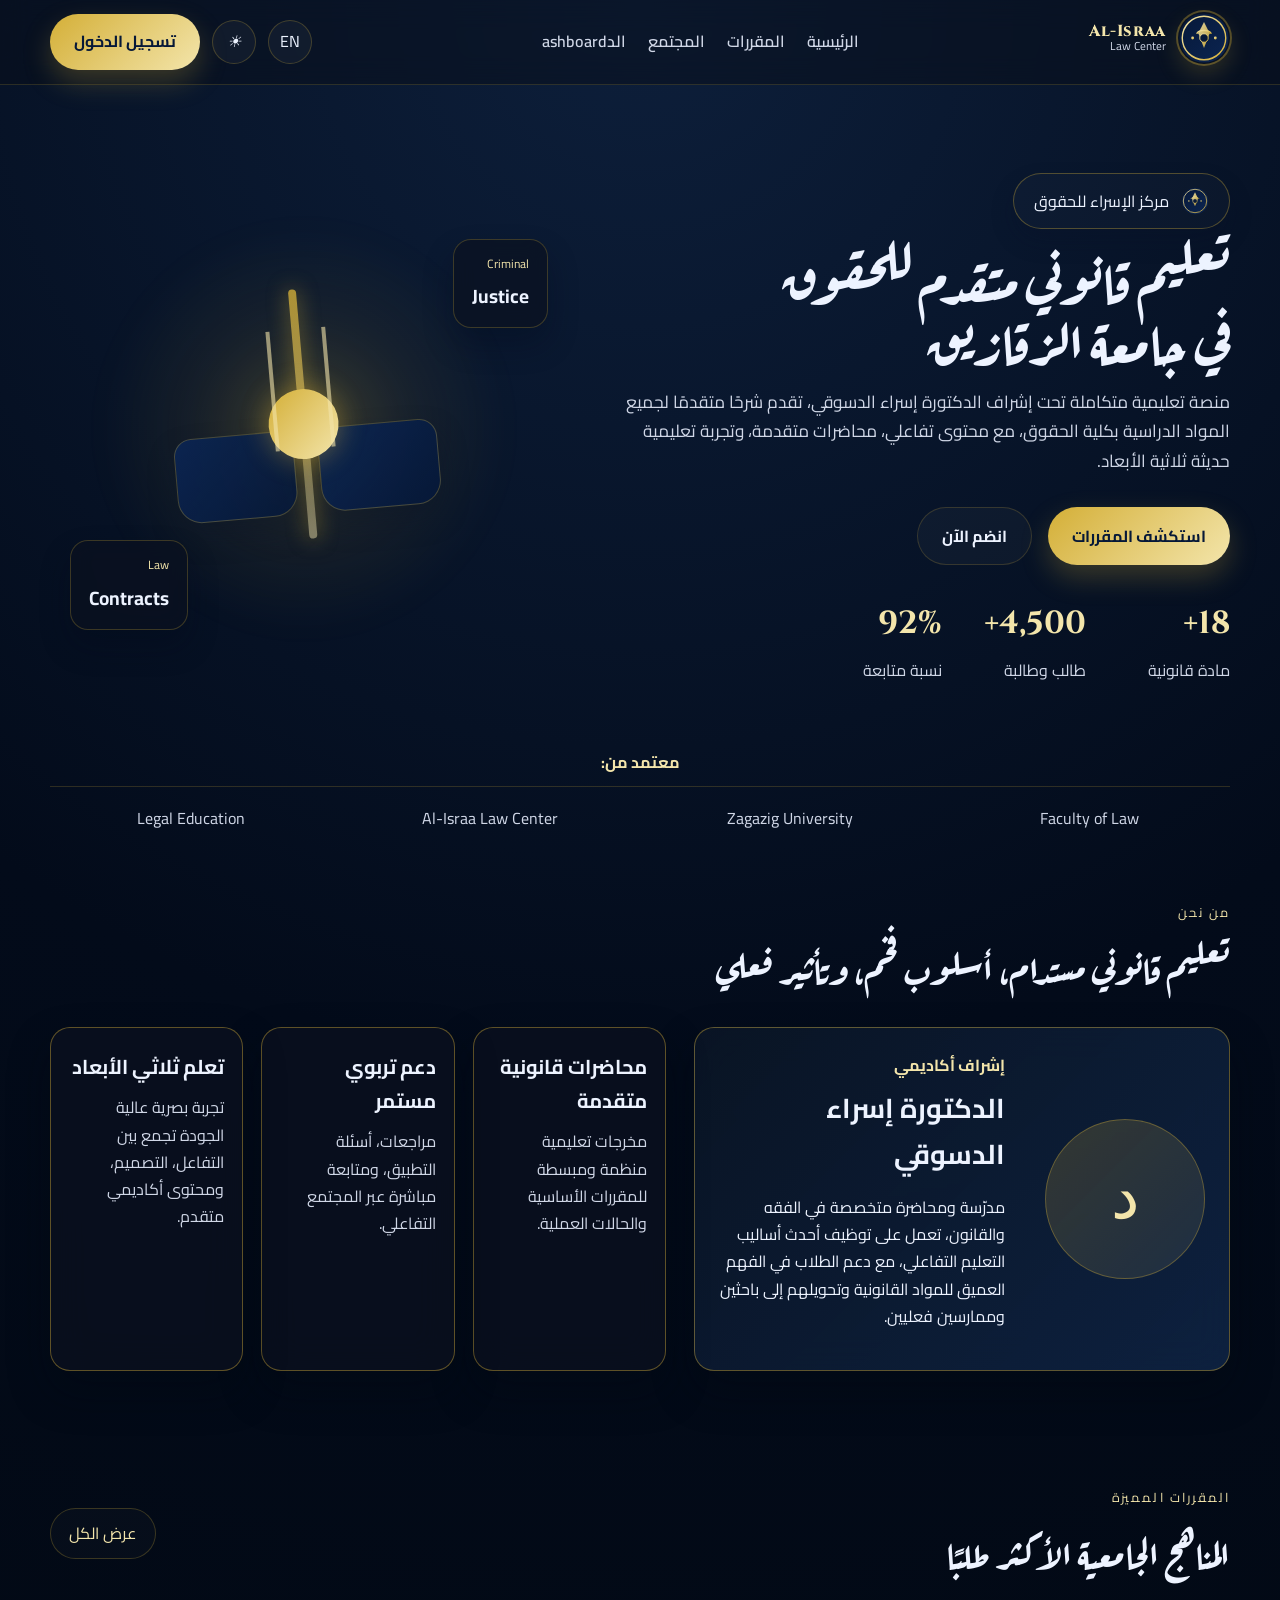
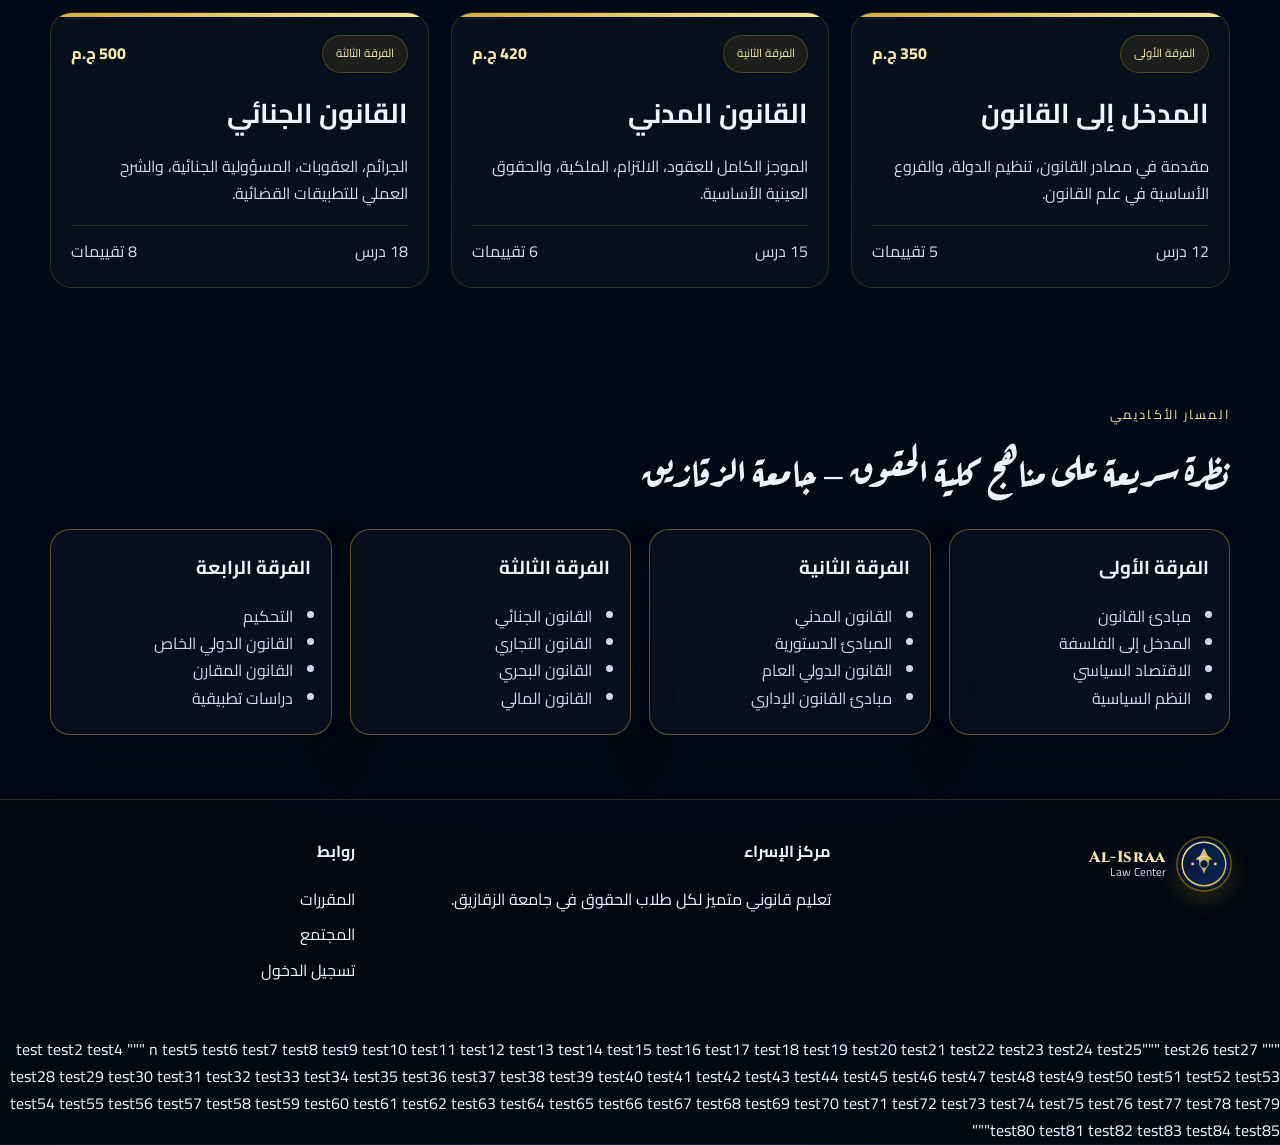
<file: index.html>
<!DOCTYPE html>
<html lang="ar" dir="rtl">
  <head>
    <meta charset="UTF-8" />
    <meta name="viewport" content="width=device-width, initial-scale=1.0" />
    <title>مركز الإسراء | Al-Israa Law Center</title>
    <meta name="description" content="منصة تعليمية قانونية فاخرة لتدريس مواد الحقوق في كلية الحقوق - جامعة الزقازيق." />
    <link rel="icon" type="image/svg+xml" href="assets/logo.svg" />
    <link rel="manifest" href="manifest.json" />
    <link rel="preconnect" href="https://fonts.googleapis.com" />
    <link rel="preconnect" href="https://fonts.gstatic.com" crossorigin />
    <link href="https://fonts.googleapis.com/css2?family=Aref+Ruqaa:wght@400;700&family=Cairo:wght@200;300;400;500;600;700;800;900&family=Cinzel:wght@400;500;600;700;800;900&family=Plus+Jakarta+Sans:wght@200;300;400;500;600;700;800&display=swap" rel="stylesheet" />
    <link rel="stylesheet" href="css/style.css" />
  </head>
  <body class="theme-dark">
    <div class="page-shell">
      <header class="site-header">
        <nav class="navbar container">
          <div class="brand-wrap">
            <a href="index.html" class="brand">
              <img src="assets/logo.svg" alt="Al-Israa Law Center Logo" class="brand-logo" />
              <div class="brand-text">
                <span class="brand-name">Al-Israa</span>
                <small>Law Center</small>
              </div>
            </a>
          </div>

          <div class="nav-links">
            <a href="index.html">الرئيسية</a>
            <a href="courses.html">المقررات</a>
            <a href="community.html">المجتمع</a>
            <a href="dashboard.html">الدashboard</a>
          </div>

          <div class="nav-actions">
            <button class="lang-toggle" aria-label="Toggle language">
              <span>EN</span>
            </button>
            <button class="theme-toggle" aria-label="Toggle theme">
              <i class="icon">☀</i>
            </button>
            <a href="login.html" class="btn btn-primary">تسجيل الدخول</a>
          </div>
        </nav>
      </header>

      <main>
        <section class="hero-section">
          <div class="container hero-grid">
            <div class="hero-copy">
              <div class="floating-badge">
                <img src="assets/logo.svg" alt="badge logo" />
                <span data-i18n="hero_badge">مركز الإسراء للحقوق</span>
              </div>
              <h1 data-i18n="hero_title">تعليم قانوني متقدم للحقوق<br />في جامعة الزقازيق</h1>
              <p data-i18n="hero_subtitle">
                منصة تعليمية متكاملة تحت إشراف الدكتورة إسراء الدسوقي، تقدم شرحًا متقدمًا لجميع المواد الدراسية بكلية الحقوق، مع محتوى تفاعلي، محاضرات متقدمة، وتجربة تعليمية حديثة ثلاثية الأبعاد.
              </p>

              <div class="cta-row">
                <a href="courses.html" class="btn btn-primary" data-i18n="browse_courses">استكشف المقررات</a>
                <a href="register.html" class="btn btn-secondary" data-i18n="join_now">انضم الآن</a>
              </div>

              <div class="hero-stats">
                <div>
                  <strong>18+</strong>
                  <span data-i18n="stat_courses">مادة قانونية</span>
                </div>
                <div>
                  <strong>4,500+</strong>
                  <span data-i18n="stat_students">طالب وطالبة</span>
                </div>
                <div>
                  <strong>92%</strong>
                  <span data-i18n="stat_success">نسبة متابعة</span>
                </div>
              </div>
            </div>

            <div class="hero-visual">
              <div class="scene-wrap">
                <div class="glow-ring"></div>
                <div class="justice-scale" aria-label="Scales of justice 3D">
                  <div class="beam"></div>
                  <div class="left-pan"></div>
                  <div class="right-pan"></div>
                  <div class="center-pivot"></div>
                  <div class="chain left"></div>
                  <div class="chain right"></div>
                </div>
                <div class="floating-card card-1">
                  <span>Law</span>
                  <strong>Contracts</strong>
                </div>
                <div class="floating-card card-2">
                  <span>Criminal</span>
                  <strong>Justice</strong>
                </div>
              </div>
            </div>
          </div>
        </section>

        <section class="trusted-strip container">
          <div class="mini-label" data-i18n="trusted_label">معتمد من:</div>
          <div class="brands">
            <span>Faculty of Law</span>
            <span>Zagazig University</span>
            <span>Al-Israa Law Center</span>
            <span>Legal Education</span>
          </div>
        </section>

        <section class="about-section container section-space">
          <div class="section-heading">
            <span class="eyebrow" data-i18n="about_eyebrow">من نحن</span>
            <h2 data-i18n="about_title">تعليم قانوني مستدام، أسلوب فخم، وتأثير فعلي</h2>
          </div>

          <div class="bio-grid">
            <div class="bio-card gradient-panel">
              <div class="teacher-photo">
                <div class="teacher-avatar">د</div>
              </div>
              <div class="teacher-info">
                <p class="role" data-i18n="teacher_role">إشراف أكاديمي</p>
                <h3>الدكتورة إسراء الدسوقي</h3>
                <p data-i18n="teacher_bio">
                  مدرّسة ومحاضرة متخصصة في الفقه والقانون، تعمل على توظيف أحدث أساليب التعليم التفاعلي، مع دعم الطلاب في الفهم العميق للمواد القانونية وتحويلهم إلى باحثين وممارسين فعليين.
                </p>
              </div>
            </div>

            <div class="feature-grid">
              <div class="info-card glass-card">
                <h4 data-i18n="feature_one_title">محاضرات قانونية متقدمة</h4>
                <p data-i18n="feature_one_text">مخرجات تعليمية منظمة ومبسطة للمقررات الأساسية والحالات العملية.</p>
              </div>
              <div class="info-card glass-card">
                <h4 data-i18n="feature_two_title">دعم تربوي مستمر</h4>
                <p data-i18n="feature_two_text">مراجعات، أسئلة التطبيق، ومتابعة مباشرة عبر المجتمع التفاعلي.</p>
              </div>
              <div class="info-card glass-card">
                <h4 data-i18n="feature_three_title">تعلم ثلاثي الأبعاد</h4>
                <p data-i18n="feature_three_text">تجربة بصرية عالية الجودة تجمع بين التفاعل، التصميم، ومحتوى أكاديمي متقدم.</p>
              </div>
            </div>
          </div>
        </section>

        <section class="courses-section container section-space">
          <div class="section-heading inline-header">
            <div>
              <span class="eyebrow" data-i18n="featured_eyebrow">المقررات المميزة</span>
              <h2 data-i18n="featured_title">المناهج الجامعية الأكثر طلبًا</h2>
            </div>
            <a href="courses.html" class="link-pill" data-i18n="view_all">عرض الكل</a>
          </div>

          <div class="course-grid">
            <article class="course-card tilt-card">
              <div class="card-top">
                <span class="course-tag">الفرقة الأولى</span>
                <span class="course-price">350 ج.م</span>
              </div>
              <h3>المدخل إلى القانون</h3>
              <p>مقدمة في مصادر القانون، تنظيم الدولة، والفروع الأساسية في علم القانون.</p>
              <div class="meta-row">
                <span>12 درس</span>
                <span>5 تقييمات</span>
              </div>
            </article>

            <article class="course-card tilt-card">
              <div class="card-top">
                <span class="course-tag">الفرقة الثانية</span>
                <span class="course-price">420 ج.م</span>
              </div>
              <h3>القانون المدني</h3>
              <p>الموجز الكامل للعقود، الالتزام، الملكية، والحقوق العينية الأساسية.</p>
              <div class="meta-row">
                <span>15 درس</span>
                <span>6 تقييمات</span>
              </div>
            </article>

            <article class="course-card tilt-card">
              <div class="card-top">
                <span class="course-tag">الفرقة الثالثة</span>
                <span class="course-price">500 ج.م</span>
              </div>
              <h3>القانون الجنائي</h3>
              <p>الجرائم، العقوبات، المسؤولية الجنائية، والشرح العملي للتطبيقات القضائية.</p>
              <div class="meta-row">
                <span>18 درس</span>
                <span>8 تقييمات</span>
              </div>
            </article>
          </div>
        </section>

        <section class="curriculum-wrap container section-space">
          <div class="section-heading">
            <span class="eyebrow" data-i18n="curriculum_eyebrow">المسار الأكاديمي</span>
            <h2 data-i18n="curriculum_title">نظرة سريعة على مناهج كلية الحقوق – جامعة الزقازيق</h2>
          </div>

          <div class="curriculum-grid">
            <div class="curriculum-block glass-card">
              <h3>الفرقة الأولى</h3>
              <ul>
                <li>مبادئ القانون</li>
                <li>المدخل إلى الفلسفة</li>
                <li>الاقتصاد السياسي</li>
                <li>النظم السياسية</li>
              </ul>
            </div>
            <div class="curriculum-block glass-card">
              <h3>الفرقة الثانية</h3>
              <ul>
                <li>القانون المدني</li>
                <li>المبادئ الدستورية</li>
                <li>القانون الدولي العام</li>
                <li>مبادئ القانون الإداري</li>
              </ul>
            </div>
            <div class="curriculum-block glass-card">
              <h3>الفرقة الثالثة</h3>
              <ul>
                <li>القانون الجنائي</li>
                <li>القانون التجاري</li>
                <li>القانون البحري</li>
                <li>القانون المالي</li>
              </ul>
            </div>
            <div class="curriculum-block glass-card">
              <h3>الفرقة الرابعة</h3>
              <ul>
                <li>التحكيم</li>
                <li>القانون الدولي الخاص</li>
                <li>القانون المقارن</li>
                <li>دراسات تطبيقية</li>
              </ul>
            </div>
          </div>
        </section>
      </main>

      <footer class="site-footer">
        <div class="container footer-grid">
          <div>
            <a href="index.html" class="brand footer-brand">
              <img src="assets/logo.svg" alt="logo" class="brand-logo" />
              <div class="brand-text">
                <span class="brand-name">Al-Israa</span>
                <small>Law Center</small>
              </div>
            </a>
          </div>
          <div>
            <h4>مركز الإسراء</h4>
            <p>تعليم قانوني متميز لكل طلاب الحقوق في جامعة الزقازيق.</p>
          </div>
          <div>
            <h4>روابط</h4>
            <ul>
              <li><a href="courses.html">المقررات</a></li>
              <li><a href="community.html">المجتمع</a></li>
              <li><a href="login.html">تسجيل الدخول</a></li>
            </ul>
          </div>
        </div>
      </footer>
    </div>

    <script src="js/script.js"></script>
  </body>
</html>































































































""" 
																																																																																																																																																																																																																 
																																																																																																																																																																																																			 
																																																																																																																																																																									 
																																																																											test
																																																																									test2
																																																																																																																																																																												 
																																																																																																				 
																																																																																							 
																																																																																																																																																																																																		test4 """























































































































































































































































































n



























































































































	
																																																																																																																																																																																																																																																																																																																																																																																																																																																																																																																																																																																																																																																																																																										 
																																																																																																																																																																																																																																	test5
																																																																																																																																																																																																																							 
																																																																																																																																																																																																								test6
																																																																																																																																																																																																																				 
																																																																																																																																																																																				 
																																																																																												test7
																																																																																																																																																																																														test8
																																																																																																																																																				test9
																																																														test10
																																																																		test11
																																																																																																				 
																																																																																						 
																																																																																																																																																																																																																							test12
																																																																																																			test13
																																																																																				 
																																																																																																																				 
																																									 
																																																																													 
																																																																										 
																																																		 
																																		test14
																																																																																																																																																																										 
																																																																																													 
																																																															test15
																																																																									 
																																																																						 
																																																																																																																														 
																																																																											test16
																																																																														 
																																																																																															 
																																																																																												 
																																																															test17
																																																																														 
																																																																																														test18
																																																																																		 
																																																																									test19
																																																																																										 
																																																																																								 
																																																																					 
																																																															 
																																																																																				 
																																																																																											 
																																																				 
																																																											test20
																																																																																																			test21
																																																																	test22
																																																																																								 
																																																																		 
																																																																																												test23
																																																																																test24
																																																																										test25"""














































































































































































































































































																																																																																					 
																																																																									 
																																																					 
																																																																																				 
																																																																				test26
																																																																													 
																																																																			test27
																																																							 
																																																																			test28
																																																								test29
																																																			test30
																																																															test31
																																																						test32
																																																													test33
																																																															test34
																																																													test35
																																																			 
																																																								test36
																																																										test37
																																																															test38
																																																								test39
																																																														test40
																																																					test41
																																																													test42
																																																							test43
																																																											test44
																																																											test45
																																																				 
																																																										test46
																																																															test47
																																																					test48
																																																							test49
																																															test50
																																																							test51
																																																	test52
																																													test53
																																																test54
																																					test55
																																				test56
																										test57
																																		test58
																		test59
																					test60
																	test61
																																						 
																																												test62
																																										test63
																																			test64
																																	test65
																test66
																							test67
																										test68
																													test69
																															test70
																																			test71
																															test72
																								test73
																		test74
																									test75
																																					test76
																						test77
																													test78
																																test79
																											test80
																										test81
																	test82
													test83
																test84
									test85"""
</file>
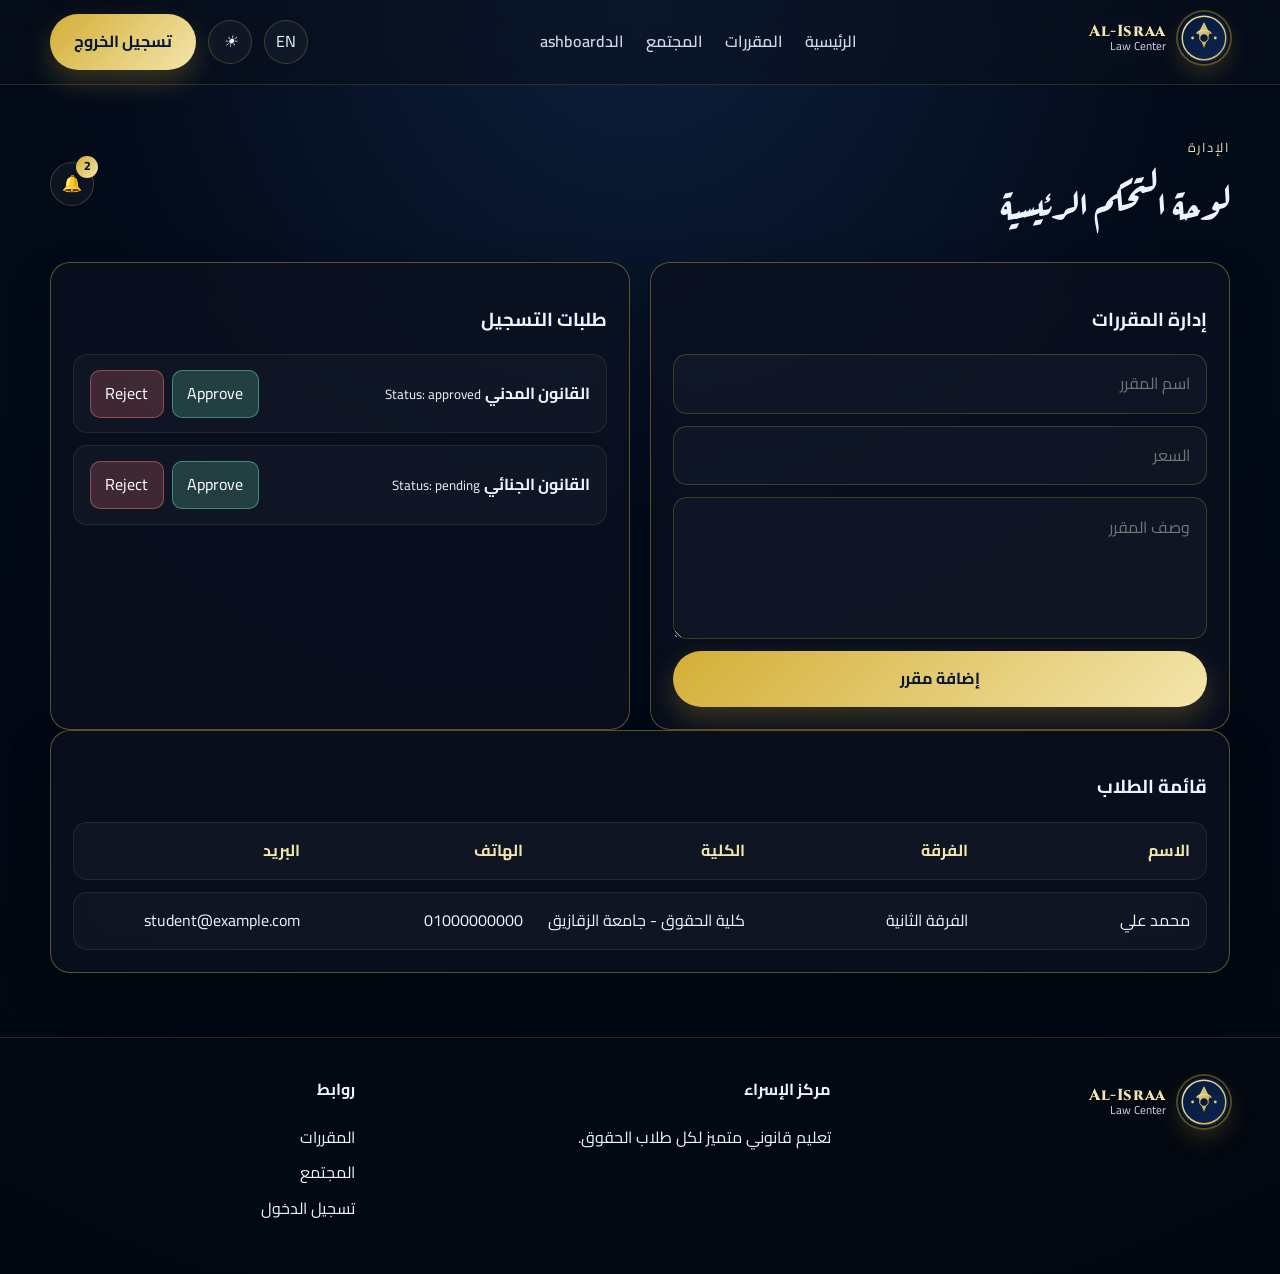
<file: admin.html>
<!DOCTYPE html>
<html lang="ar" dir="rtl">
  <head>
    <meta charset="UTF-8" />
    <meta name="viewport" content="width=device-width, initial-scale=1.0" />
    <title>لوحة الإدارة | Al-Israa Law Center</title>
    <meta name="description" content="لوحة تحكم الإدارة لمنصة مركز الإسراء." />
    <link rel="icon" type="image/svg+xml" href="assets/logo.svg" />
    <link rel="manifest" href="manifest.json" />
    <link rel="preconnect" href="https://fonts.googleapis.com" />
    <link rel="preconnect" href="https://fonts.gstatic.com" crossorigin />
    <link href="https://fonts.googleapis.com/css2?family=Aref+Ruqaa:wght@400;700&family=Cairo:wght@200;300;400;500;600;700;800;900&family=Cinzel:wght@400;500;600;700;800;900&family=Plus+Jakarta+Sans:wght@200;300;400;500;600;700;800&display=swap" rel="stylesheet" />
    <link rel="stylesheet" href="css/style.css" />
  </head>
  <body class="theme-dark">
    <header class="site-header">
      <nav class="navbar container">
        <div class="brand-wrap">
          <a href="index.html" class="brand">
            <img src="assets/logo.svg" alt="Al-Israa Law Center Logo" class="brand-logo" />
            <div class="brand-text">
              <span class="brand-name">Al-Israa</span>
              <small>Law Center</small>
            </div>
          </a>
        </div>
        <div class="nav-links">
          <a href="index.html">الرئيسية</a>
          <a href="courses.html">المقررات</a>
          <a href="community.html">المجتمع</a>
          <a href="dashboard.html">الدashboard</a>
        </div>
        <div class="nav-actions">
          <button class="lang-toggle" aria-label="Toggle language"><span>EN</span></button>
          <button class="theme-toggle" aria-label="Toggle theme"><i class="icon">☀</i></button>
          <a href="login.html" class="btn btn-primary">تسجيل الخروج</a>
        </div>
      </nav>
    </header>

    <main class="container section-space admin-page">
      <div class="section-heading inline-header">
        <div>
          <span class="eyebrow">الإدارة</span>
          <h1>لوحة التحكم الرئيسية</h1>
        </div>
        <div class="admin-bell-wrap">
          <button class="bell-btn">🔔</button>
          <span class="notif-count">3</span>
        </div>
      </div>

      <div class="admin-grid">
        <section class="glass-card panel-block">
          <h3>إدارة المقررات</h3>
          <form class="admin-form">
            <input type="text" placeholder="اسم المقرر" />
            <input type="text" placeholder="السعر" />
            <textarea rows="4" placeholder="وصف المقرر"></textarea>
            <button class="btn btn-primary">إضافة مقرر</button>
          </form>
        </section>

        <section class="glass-card panel-block">
          <h3>طلبات التسجيل</h3>
          <div id="adminRequests" class="request-list"></div>
        </section>
      </div>

      <section class="glass-card panel-block section-space-sm">
        <h3>قائمة الطلاب</h3>
        <div id="studentDirectory" class="directory-table"></div>
      </section>
    </main>

    <footer class="site-footer">
      <div class="container footer-grid">
        <div>
          <a href="index.html" class="brand footer-brand">
            <img src="assets/logo.svg" alt="logo" class="brand-logo" />
            <div class="brand-text">
              <span class="brand-name">Al-Israa</span>
              <small>Law Center</small>
            </div>
          </a>
        </div>
        <div>
          <h4>مركز الإسراء</h4>
          <p>تعليم قانوني متميز لكل طلاب الحقوق.</p>
        </div>
        <div>
          <h4>روابط</h4>
          <ul>
            <li><a href="courses.html">المقررات</a></li>
            <li><a href="community.html">المجتمع</a></li>
            <li><a href="login.html">تسجيل الدخول</a></li>
          </ul>
        </div>
      </div>
    </footer>

    <script src="js/script.js"></script>
  </body>
</html>
</file>
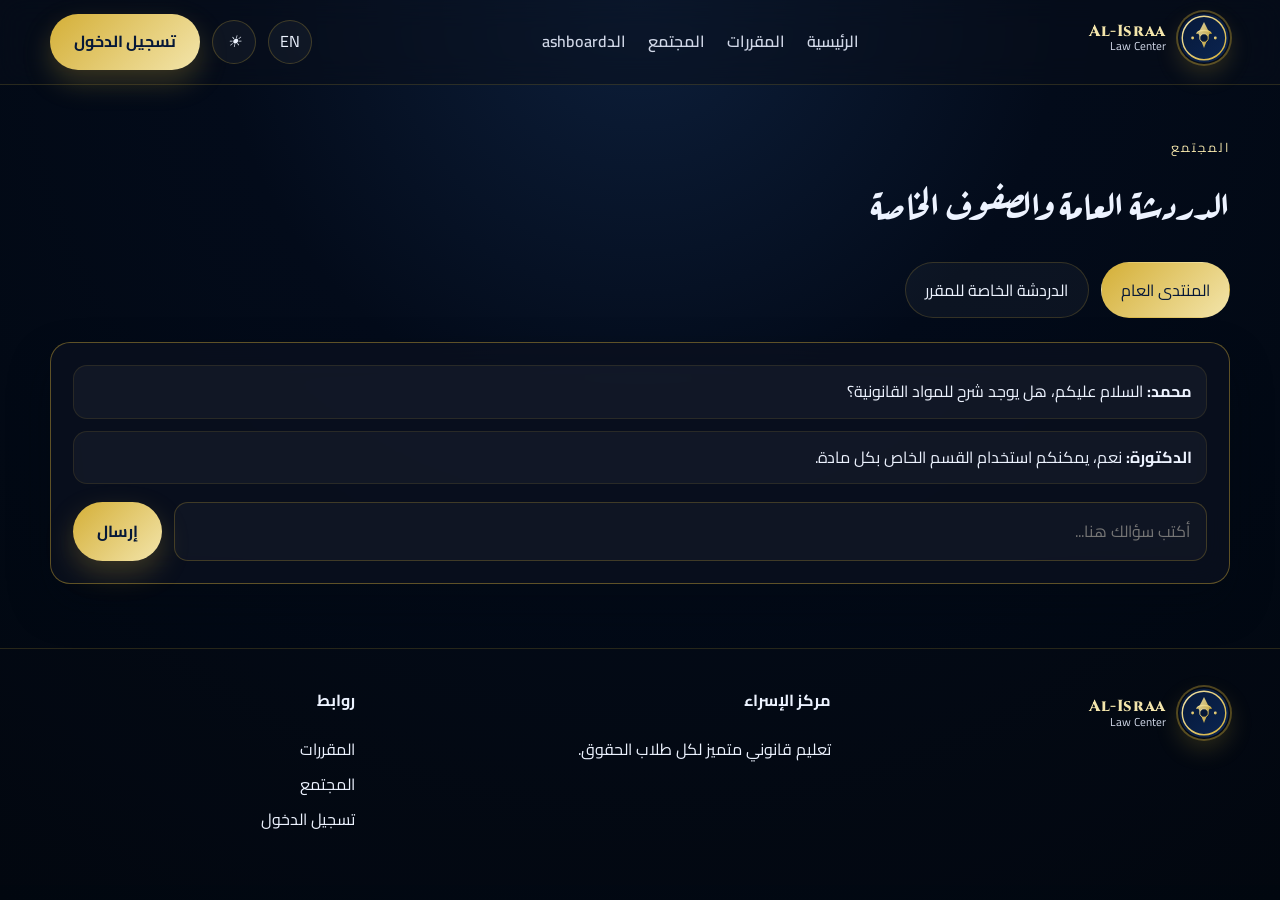
<file: community.html>
<!DOCTYPE html>
<html lang="ar" dir="rtl">
  <head>
    <meta charset="UTF-8" />
    <meta name="viewport" content="width=device-width, initial-scale=1.0" />
    <title>المجتمع | Al-Israa Law Center</title>
    <meta name="description" content="مجتمع الطلاب والمحادثات الخاصة والعامة." />
    <link rel="icon" type="image/svg+xml" href="assets/logo.svg" />
    <link rel="manifest" href="manifest.json" />
    <link rel="preconnect" href="https://fonts.googleapis.com" />
    <link rel="preconnect" href="https://fonts.gstatic.com" crossorigin />
    <link href="https://fonts.googleapis.com/css2?family=Aref+Ruqaa:wght@400;700&family=Cairo:wght@200;300;400;500;600;700;800;900&family=Cinzel:wght@400;500;600;700;800;900&family=Plus+Jakarta+Sans:wght@200;300;400;500;600;700;800&display=swap" rel="stylesheet" />
    <link rel="stylesheet" href="css/style.css" />
  </head>
  <body class="theme-dark">
    <header class="site-header">
      <nav class="navbar container">
        <div class="brand-wrap">
          <a href="index.html" class="brand">
            <img src="assets/logo.svg" alt="Al-Israa Law Center Logo" class="brand-logo" />
            <div class="brand-text">
              <span class="brand-name">Al-Israa</span>
              <small>Law Center</small>
            </div>
          </a>
        </div>
        <div class="nav-links">
          <a href="index.html">الرئيسية</a>
          <a href="courses.html">المقررات</a>
          <a href="community.html">المجتمع</a>
          <a href="dashboard.html">الدashboard</a>
        </div>
        <div class="nav-actions">
          <button class="lang-toggle" aria-label="Toggle language"><span>EN</span></button>
          <button class="theme-toggle" aria-label="Toggle theme"><i class="icon">☀</i></button>
          <a href="login.html" class="btn btn-primary">تسجيل الدخول</a>
        </div>
      </nav>
    </header>

    <main class="container section-space community-page">
      <div class="section-heading">
        <span class="eyebrow">المجتمع</span>
        <h1>الدردشة العامة والصفوف الخاصة</h1>
      </div>

      <div class="community-tabs">
        <button class="community-tab active" data-tab="public">المنتدى العام</button>
        <button class="community-tab" data-tab="private">الدردشة الخاصة للمقرر</button>
      </div>

      <div class="community-panel active" data-panel="public">
        <div class="chat-box glass-card">
          <div class="chat-messages" id="publicChatMessages">
            <div class="chat-message"><strong>محمد:</strong> السلام عليكم، هل يوجد شرح للمواد القانونية؟</div>
            <div class="chat-message"><strong>الدكتورة:</strong> نعم، يمكنكم استخدام القسم الخاص بكل مادة.</div>
          </div>
          <div class="chat-input-row">
            <input id="publicChatInput" type="text" placeholder="أكتب سؤالك هنا..." />
            <button class="btn btn-primary" id="sendPublicChat">إرسال</button>
          </div>
        </div>
      </div>

      <div class="community-panel" data-panel="private">
        <div class="chat-box glass-card">
          <div class="chat-messages" id="privateChatMessages">
            <div class="chat-message"><strong>المشرف:</strong> مرحبًا، تم تفعيل النقاش الخاص لهذا المقرر.</div>
          </div>
          <div class="chat-input-row">
            <input id="privateChatInput" type="text" placeholder="رسالة خاصة بالمقرر..." />
            <button class="btn btn-primary" id="sendPrivateChat">إرسال</button>
          </div>
          <div class="call-banner">
            <button class="btn btn-secondary">رسالة مباشرة إلى الدكتور إسراء</button>
            <button class="btn btn-secondary">انضم إلى غرفة الصوت/الفيديو</button>
          </div>
          <div class="video-call-frame">
            <iframe
              title="Secure Group Call"
              src="https://meet.jit.si/AlIsraaLawCenterSecureRoom"
              allow="camera;microphone;display-capture"
            ></iframe>
          </div>
        </div>
      </div>
    </main>

    <footer class="site-footer">
      <div class="container footer-grid">
        <div>
          <a href="index.html" class="brand footer-brand">
            <img src="assets/logo.svg" alt="logo" class="brand-logo" />
            <div class="brand-text">
              <span class="brand-name">Al-Israa</span>
              <small>Law Center</small>
            </div>
          </a>
        </div>
        <div>
          <h4>مركز الإسراء</h4>
          <p>تعليم قانوني متميز لكل طلاب الحقوق.</p>
        </div>
        <div>
          <h4>روابط</h4>
          <ul>
            <li><a href="courses.html">المقررات</a></li>
            <li><a href="community.html">المجتمع</a></li>
            <li><a href="login.html">تسجيل الدخول</a></li>
          </ul>
        </div>
      </div>
    </footer>

    <script src="js/script.js"></script>
  </body>
</html>
</file>
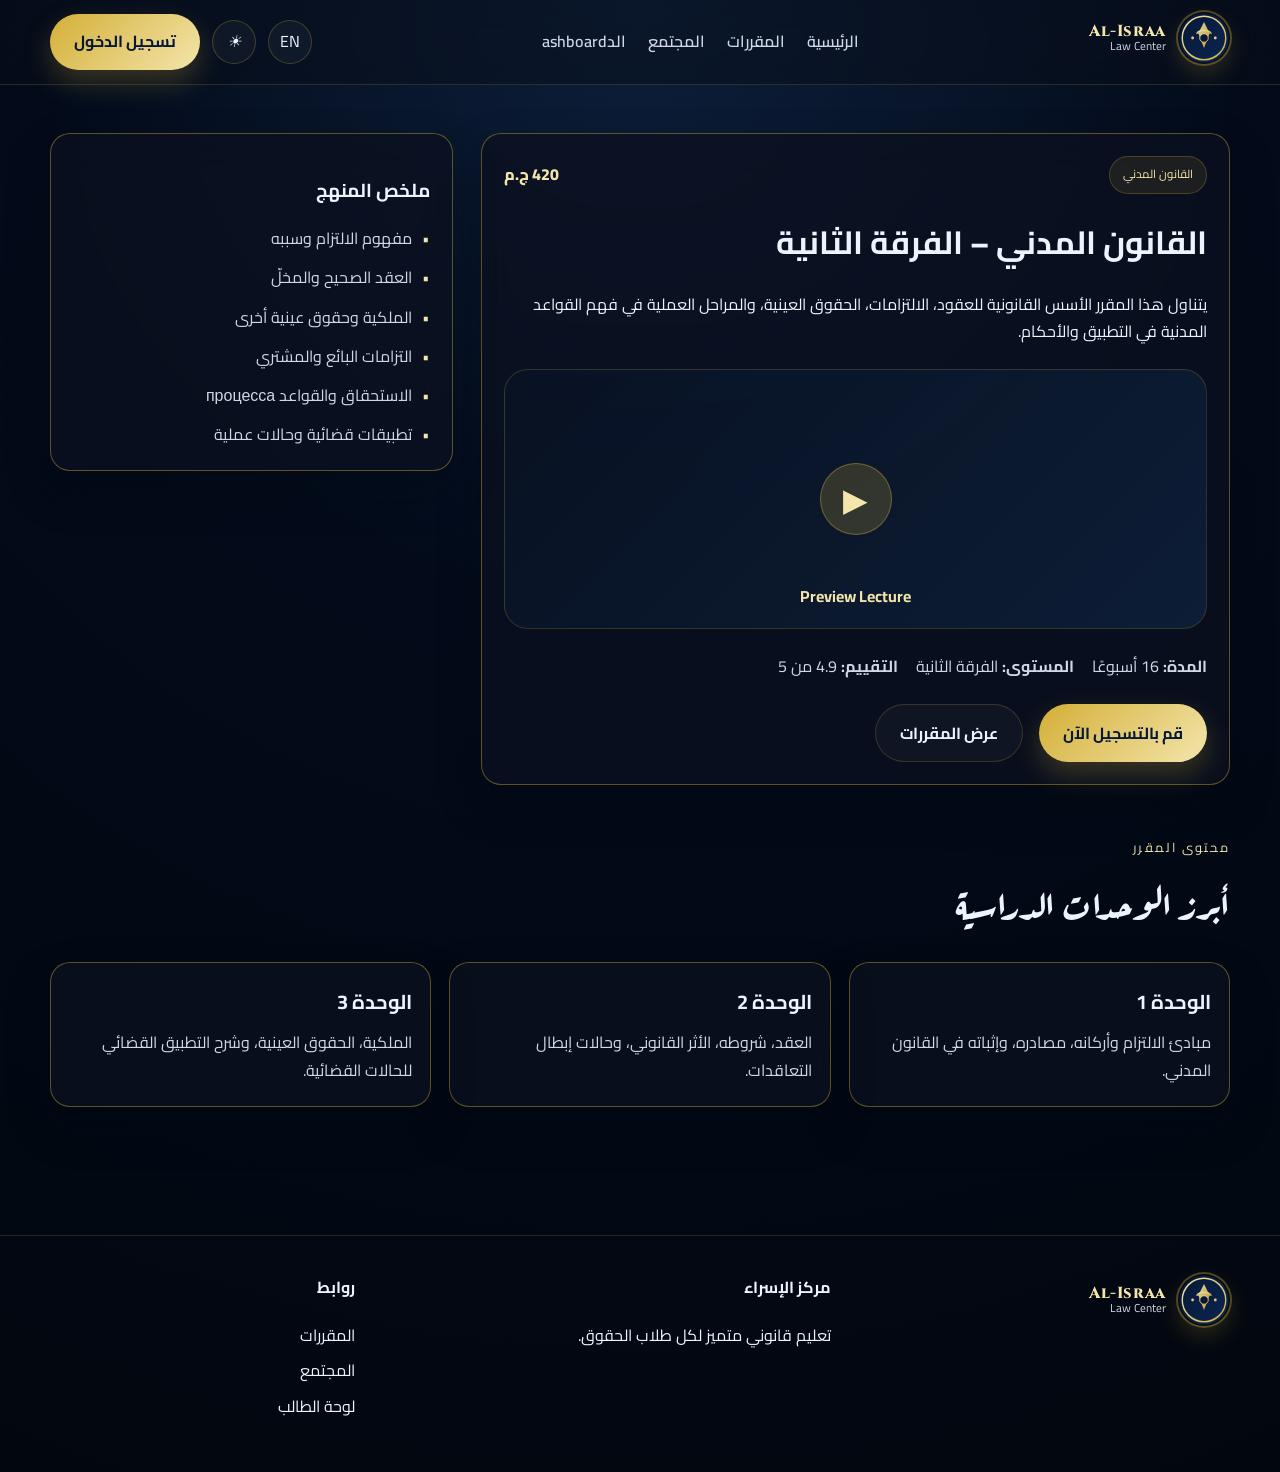
<file: course-details.html>
<!DOCTYPE html>
<html lang="ar" dir="rtl">
  <head>
    <meta charset="UTF-8" />
    <meta name="viewport" content="width=device-width, initial-scale=1.0" />
    <title>تفاصيل المقرر | Al-Israa Law Center</title>
    <meta name="description" content="تفاصيل المقرر الدراسي ومحتواه ومميزاته." />
    <link rel="icon" type="image/svg+xml" href="assets/logo.svg" />
    <link rel="manifest" href="manifest.json" />
    <link rel="preconnect" href="https://fonts.googleapis.com" />
    <link rel="preconnect" href="https://fonts.gstatic.com" crossorigin />
    <link href="https://fonts.googleapis.com/css2?family=Aref+Ruqaa:wght@400;700&family=Cairo:wght@200;300;400;500;600;700;800;900&family=Cinzel:wght@400;500;600;700;800;900&family=Plus+Jakarta+Sans:wght@200;300;400;500;600;700;800&display=swap" rel="stylesheet" />
    <link rel="stylesheet" href="css/style.css" />
  </head>
  <body class="theme-dark">
    <header class="site-header">
      <nav class="navbar container">
        <div class="brand-wrap">
          <a href="index.html" class="brand">
            <img src="assets/logo.svg" alt="Al-Israa Law Center Logo" class="brand-logo" />
            <div class="brand-text">
              <span class="brand-name">Al-Israa</span>
              <small>Law Center</small>
            </div>
          </a>
        </div>
        <div class="nav-links">
          <a href="index.html">الرئيسية</a>
          <a href="courses.html">المقررات</a>
          <a href="community.html">المجتمع</a>
          <a href="dashboard.html">الدashboard</a>
        </div>
        <div class="nav-actions">
          <button class="lang-toggle" aria-label="Toggle language"><span>EN</span></button>
          <button class="theme-toggle" aria-label="Toggle theme"><i class="icon">☀</i></button>
          <a href="login.html" class="btn btn-primary">تسجيل الدخول</a>
        </div>
      </nav>
    </header>

    <main class="container section-space">
      <div class="course-detail-shell">
        <div class="details-panel glass-card">
          <div class="detail-header">
            <span class="course-tag">القانون المدني</span>
            <span class="course-price">420 ج.م</span>
          </div>
          <h1>القانون المدني – الفرقة الثانية</h1>
          <p>
            يتناول هذا المقرر الأسس القانونية للعقود، الالتزامات، الحقوق العينية، والمراحل العملية في فهم القواعد المدنية في التطبيق والأحكام.
          </p>

          <div class="video-box">
            <div class="video-frame">
              <div class="play-badge">▶</div>
              <div class="video-overlay">Preview Lecture</div>
            </div>
          </div>

          <div class="detail-meta">
            <div><strong>المدة:</strong> 16 أسبوعًا</div>
            <div><strong>المستوى:</strong> الفرقة الثانية</div>
            <div><strong>التقييم:</strong> 4.9 من 5</div>
          </div>

          <div class="detail-actions">
            <a href="register.html" class="btn btn-primary">قم بالتسجيل الآن</a>
            <a href="courses.html" class="btn btn-secondary">عرض المقررات</a>
          </div>
        </div>

        <aside class="syllabus-panel glass-card">
          <h3>ملخص المنهج</h3>
          <ul class="syllabus-list">
            <li>مفهوم الالتزام وسببه</li>
            <li>العقد الصحيح والمخلّ</li>
            <li>الملكية وحقوق عينية أخرى</li>
            <li>التزامات البائع والمشتري</li>
            <li>الاستحقاق والقواعد процесса</li>
            <li>تطبيقات قضائية وحالات عملية</li>
          </ul>
        </aside>
      </div>

      <section class="section-space">
        <div class="section-heading">
          <span class="eyebrow">محتوى المقرر</span>
          <h2>أبرز الوحدات الدراسية</h2>
        </div>

        <div class="feature-grid">
          <div class="info-card glass-card">
            <h4>الوحدة 1</h4>
            <p>مبادئ الالتزام وأركانه، مصادره، وإثباته في القانون المدني.</p>
          </div>
          <div class="info-card glass-card">
            <h4>الوحدة 2</h4>
            <p>العقد، شروطه، الأثر القانوني، وحالات إبطال التعاقدات.</p>
          </div>
          <div class="info-card glass-card">
            <h4>الوحدة 3</h4>
            <p>الملكية، الحقوق العينية، وشرح التطبيق القضائي للحالات القضائية.</p>
          </div>
        </div>
      </section>
    </main>

    <footer class="site-footer">
      <div class="container footer-grid">
        <div>
          <a href="index.html" class="brand footer-brand">
            <img src="assets/logo.svg" alt="logo" class="brand-logo" />
            <div class="brand-text">
              <span class="brand-name">Al-Israa</span>
              <small>Law Center</small>
            </div>
          </a>
        </div>
        <div>
          <h4>مركز الإسراء</h4>
          <p>تعليم قانوني متميز لكل طلاب الحقوق.</p>
        </div>
        <div>
          <h4>روابط</h4>
          <ul>
            <li><a href="courses.html">المقررات</a></li>
            <li><a href="community.html">المجتمع</a></li>
            <li><a href="dashboard.html">لوحة الطالب</a></li>
          </ul>
        </div>
      </div>
    </footer>

    <script src="js/script.js"></script>
  </body>
</html>
</file>
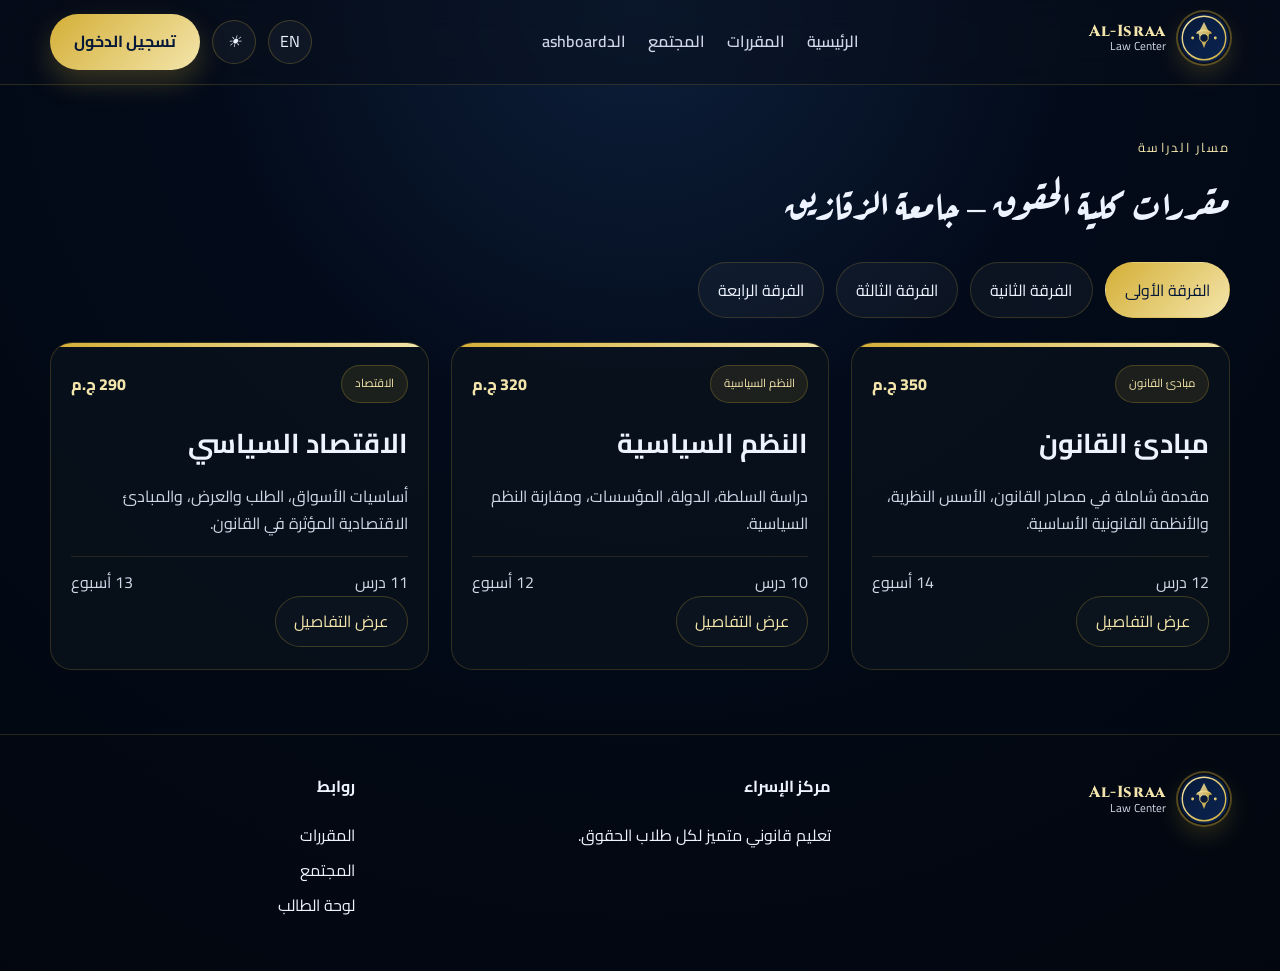
<file: courses.html>
<!DOCTYPE html>
<html lang="ar" dir="rtl">
  <head>
    <meta charset="UTF-8" />
    <meta name="viewport" content="width=device-width, initial-scale=1.0" />
    <title>المقررات | Al-Israa Law Center</title>
    <meta name="description" content="استكشف مقررات كلية الحقوق - جامعة الزقازيق في مركز الإسراء." />
    <link rel="icon" type="image/svg+xml" href="assets/logo.svg" />
    <link rel="manifest" href="manifest.json" />
    <link rel="preconnect" href="https://fonts.googleapis.com" />
    <link rel="preconnect" href="https://fonts.gstatic.com" crossorigin />
    <link href="https://fonts.googleapis.com/css2?family=Aref+Ruqaa:wght@400;700&family=Cairo:wght@200;300;400;500;600;700;800;900&family=Cinzel:wght@400;500;600;700;800;900&family=Plus+Jakarta+Sans:wght@200;300;400;500;600;700;800&display=swap" rel="stylesheet" />
    <link rel="stylesheet" href="css/style.css" />
  </head>
  <body class="theme-dark">
    <header class="site-header">
      <nav class="navbar container">
        <div class="brand-wrap">
          <a href="index.html" class="brand">
            <img src="assets/logo.svg" alt="Al-Israa Law Center Logo" class="brand-logo" />
            <div class="brand-text">
              <span class="brand-name">Al-Israa</span>
              <small>Law Center</small>
            </div>
          </a>
        </div>
        <div class="nav-links">
          <a href="index.html">الرئيسية</a>
          <a href="courses.html">المقررات</a>
          <a href="community.html">المجتمع</a>
          <a href="dashboard.html">الدashboard</a>
        </div>
        <div class="nav-actions">
          <button class="lang-toggle" aria-label="Toggle language"><span>EN</span></button>
          <button class="theme-toggle" aria-label="Toggle theme"><i class="icon">☀</i></button>
          <a href="login.html" class="btn btn-primary">تسجيل الدخول</a>
        </div>
      </nav>
    </header>

    <main class="container page-main section-space">
      <div class="section-heading inline-header">
        <div>
          <span class="eyebrow">مسار الدراسة</span>
          <h1>مقررات كلية الحقوق – جامعة الزقازيق</h1>
        </div>
      </div>

      <div class="year-tabs">
        <button class="year-tab active" data-year="1">الفرقة الأولى</button>
        <button class="year-tab" data-year="2">الفرقة الثانية</button>
        <button class="year-tab" data-year="3">الفرقة الثالثة</button>
        <button class="year-tab" data-year="4">الفرقة الرابعة</button>
      </div>

      <div class="year-panel active" data-panel="1">
        <div class="course-grid large-grid">
          <article class="course-card tilt-card">
            <div class="card-top"><span class="course-tag">مبادئ القانون</span><span class="course-price">350 ج.م</span></div>
            <h3>مبادئ القانون</h3>
            <p>مقدمة شاملة في مصادر القانون، الأسس النظرية، والأنظمة القانونية الأساسية.</p>
            <div class="meta-row"><span>12 درس</span><span>14 أسبوع</span></div>
            <a href="course-details.html" class="link-pill">عرض التفاصيل</a>
          </article>
          <article class="course-card tilt-card">
            <div class="card-top"><span class="course-tag">النظم السياسية</span><span class="course-price">320 ج.م</span></div>
            <h3>النظم السياسية</h3>
            <p>دراسة السلطة، الدولة، المؤسسات، ومقارنة النظم السياسية.</p>
            <div class="meta-row"><span>10 درس</span><span>12 أسبوع</span></div>
            <a href="course-details.html" class="link-pill">عرض التفاصيل</a>
          </article>
          <article class="course-card tilt-card">
            <div class="card-top"><span class="course-tag">الاقتصاد</span><span class="course-price">290 ج.م</span></div>
            <h3>الاقتصاد السياسي</h3>
            <p>أساسيات الأسواق، الطلب والعرض، والمبادئ الاقتصادية المؤثرة في القانون.</p>
            <div class="meta-row"><span>11 درس</span><span>13 أسبوع</span></div>
            <a href="course-details.html" class="link-pill">عرض التفاصيل</a>
          </article>
        </div>
      </div>

      <div class="year-panel" data-panel="2">
        <div class="course-grid large-grid">
          <article class="course-card tilt-card">
            <div class="card-top"><span class="course-tag">القانون المدني</span><span class="course-price">420 ج.م</span></div>
            <h3>القانون المدني</h3>
            <p>عقد البيع، الالتزام، الحقوق العينية، والملكية في التطبيق العملي.</p>
            <div class="meta-row"><span>15 درس</span><span>16 أسبوع</span></div>
            <a href="course-details.html" class="link-pill">عرض التفاصيل</a>
          </article>
          <article class="course-card tilt-card">
            <div class="card-top"><span class="course-tag">القانون الإداري</span><span class="course-price">390 ج.م</span></div>
            <h3>القانون الإداري</h3>
            <p>إجراءات الإدارة، المشروعية، والرقابة الإدارية على أعمال السلطات.</p>
            <div class="meta-row"><span>13 درس</span><span>15 أسبوع</span></div>
            <a href="course-details.html" class="link-pill">عرض التفاصيل</a>
          </article>
          <article class="course-card tilt-card">
            <div class="card-top"><span class="course-tag">القانون الدولي</span><span class="course-price">410 ج.م</span></div>
            <h3>القانون الدولي العام</h3>
            <p>الكيان الدولي، السيادة، المعاهدات، والالتزامات الدولية.</p>
            <div class="meta-row"><span>14 درس</span><span>16 أسبوع</span></div>
            <a href="course-details.html" class="link-pill">عرض التفاصيل</a>
          </article>
        </div>
      </div>

      <div class="year-panel" data-panel="3">
        <div class="course-grid large-grid">
          <article class="course-card tilt-card">
            <div class="card-top"><span class="course-tag">القانون الجنائي</span><span class="course-price">500 ج.م</span></div>
            <h3>القانون الجنائي</h3>
            <p>الجرائم، العقوبة، المسئولية الجنائية، والنظرية التطبيقية.</p>
            <div class="meta-row"><span>18 درس</span><span>18 أسبوع</span></div>
            <a href="course-details.html" class="link-pill">عرض التفاصيل</a>
          </article>
          <article class="course-card tilt-card">
            <div class="card-top"><span class="course-tag">القانون التجاري</span><span class="course-price">470 ج.م</span></div>
            <h3>القانون التجاري</h3>
            <p>التجارة الإلكترونية، الشركات، الأوراق التجارية، والملكية الصناعية.</p>
            <div class="meta-row"><span>16 درس</span><span>17 أسبوع</span></div>
            <a href="course-details.html" class="link-pill">عرض التفاصيل</a>
          </article>
          <article class="course-card tilt-card">
            <div class="card-top"><span class="course-tag">القانون المالي</span><span class="course-price">450 ج.م</span></div>
            <h3>القانون المالي</h3>
            <p>الموازنة، الضرائب، الجمارك، والضوابط المالية العامة.</p>
            <div class="meta-row"><span>12 درس</span><span>14 أسبوع</span></div>
            <a href="course-details.html" class="link-pill">عرض التفاصيل</a>
          </article>
        </div>
      </div>

      <div class="year-panel" data-panel="4">
        <div class="course-grid large-grid">
          <article class="course-card tilt-card">
            <div class="card-top"><span class="course-tag">التحكيم</span><span class="course-price">560 ج.م</span></div>
            <h3>التحكيم</h3>
            <p>الطريق البديل لحل المنازعات، الإجراءات، والفقه المقارن.</p>
            <div class="meta-row"><span>14 درس</span><span>17 أسبوع</span></div>
            <a href="course-details.html" class="link-pill">عرض التفاصيل</a>
          </article>
          <article class="course-card tilt-card">
            <div class="card-top"><span class="course-tag">القانون الدولي الخاص</span><span class="course-price">530 ج.م</span></div>
            <h3>القانون الدولي الخاص</h3>
            <p>القانون الواجب التطبيق، تنازع القوانين، والقضايا الدولية المعاصرة.</p>
            <div class="meta-row"><span>15 درس</span><span>16 أسبوع</span></div>
            <a href="course-details.html" class="link-pill">عرض التفاصيل</a>
          </article>
          <article class="course-card tilt-card">
            <div class="card-top"><span class="course-tag">القانون المقارن</span><span class="course-price">520 ج.م</span></div>
            <h3>القانون المقارن</h3>
            <p>مقارنة النظم القانونية العالمية، المنهجية والمقاربات التطبيقية.</p>
            <div class="meta-row"><span>12 درس</span><span>14 أسبوع</span></div>
            <a href="course-details.html" class="link-pill">عرض التفاصيل</a>
          </article>
        </div>
      </div>
    </main>

    <footer class="site-footer">
      <div class="container footer-grid">
        <div>
          <a href="index.html" class="brand footer-brand">
            <img src="assets/logo.svg" alt="logo" class="brand-logo" />
            <div class="brand-text">
              <span class="brand-name">Al-Israa</span>
              <small>Law Center</small>
            </div>
          </a>
        </div>
        <div>
          <h4>مركز الإسراء</h4>
          <p>تعليم قانوني متميز لكل طلاب الحقوق.</p>
        </div>
        <div>
          <h4>روابط</h4>
          <ul>
            <li><a href="courses.html">المقررات</a></li>
            <li><a href="community.html">المجتمع</a></li>
            <li><a href="dashboard.html">لوحة الطالب</a></li>
          </ul>
        </div>
      </div>
    </footer>

    <script src="js/script.js"></script>
  </body>
</html>
</file>
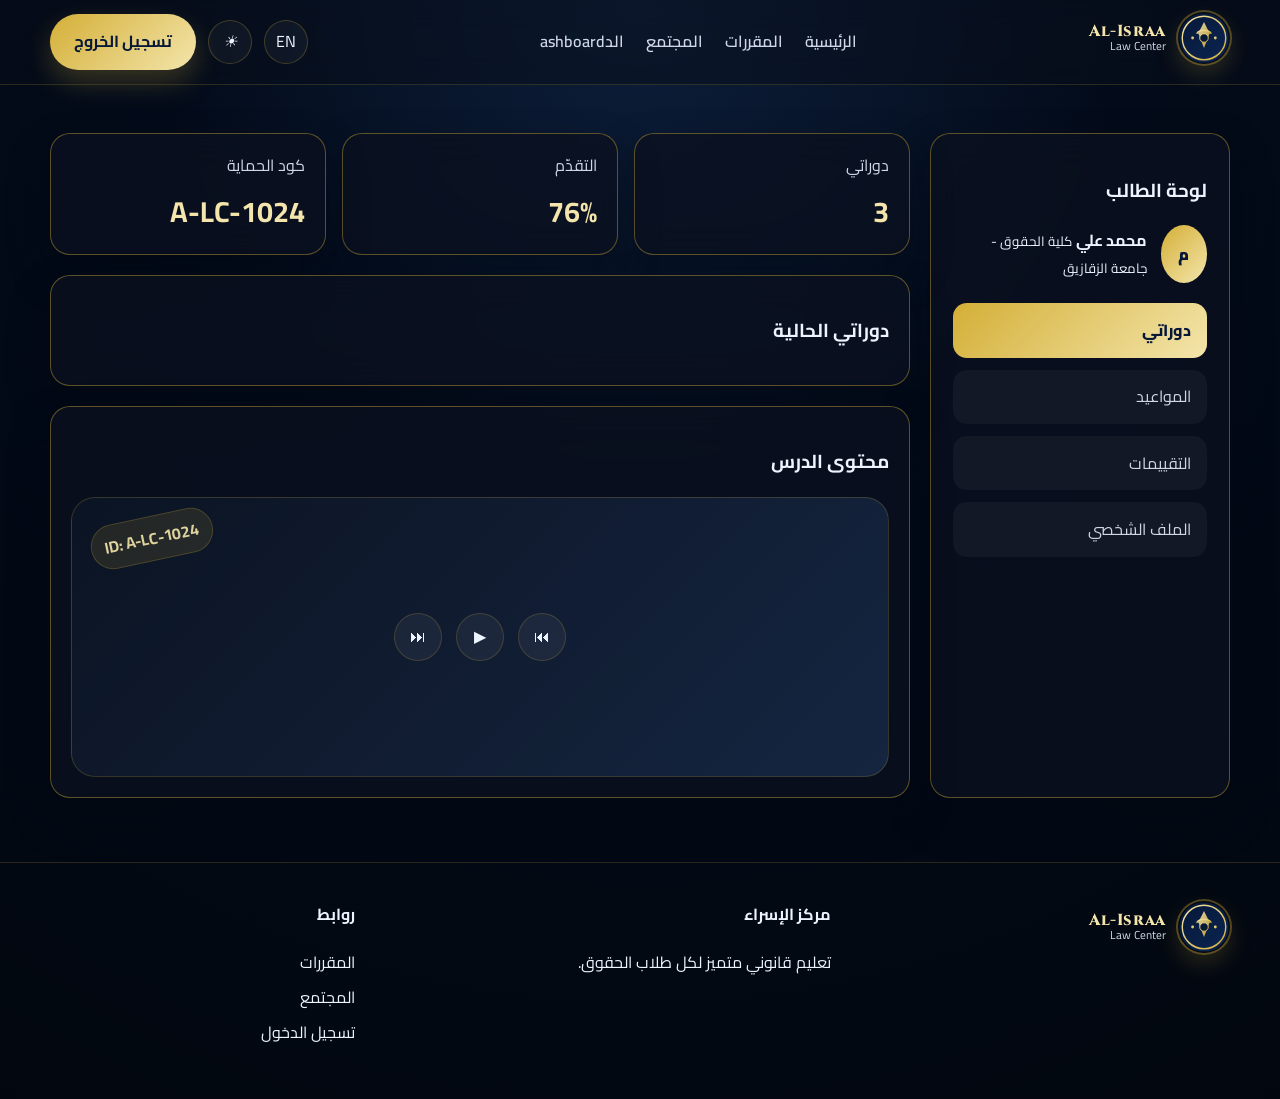
<file: dashboard.html>
<!DOCTYPE html>
<html lang="ar" dir="rtl">
  <head>
    <meta charset="UTF-8" />
    <meta name="viewport" content="width=device-width, initial-scale=1.0" />
    <title>لوحة الطالب | Al-Israa Law Center</title>
    <meta name="description" content="لوحة الطالب في نظام مركز الإسراء التعليمي." />
    <link rel="icon" type="image/svg+xml" href="assets/logo.svg" />
    <link rel="manifest" href="manifest.json" />
    <link rel="preconnect" href="https://fonts.googleapis.com" />
    <link rel="preconnect" href="https://fonts.gstatic.com" crossorigin />
    <link href="https://fonts.googleapis.com/css2?family=Aref+Ruqaa:wght@400;700&family=Cairo:wght@200;300;400;500;600;700;800;900&family=Cinzel:wght@400;500;600;700;800;900&family=Plus+Jakarta+Sans:wght@200;300;400;500;600;700;800&display=swap" rel="stylesheet" />
    <link rel="stylesheet" href="css/style.css" />
  </head>
  <body class="theme-dark">
    <header class="site-header">
      <nav class="navbar container">
        <div class="brand-wrap">
          <a href="index.html" class="brand">
            <img src="assets/logo.svg" alt="Al-Israa Law Center Logo" class="brand-logo" />
            <div class="brand-text">
              <span class="brand-name">Al-Israa</span>
              <small>Law Center</small>
            </div>
          </a>
        </div>
        <div class="nav-links">
          <a href="index.html">الرئيسية</a>
          <a href="courses.html">المقررات</a>
          <a href="community.html">المجتمع</a>
          <a href="dashboard.html">الدashboard</a>
        </div>
        <div class="nav-actions">
          <button class="lang-toggle" aria-label="Toggle language"><span>EN</span></button>
          <button class="theme-toggle" aria-label="Toggle theme"><i class="icon">☀</i></button>
          <a href="login.html" class="btn btn-primary">تسجيل الخروج</a>
        </div>
      </nav>
    </header>

    <main class="container section-space dashboard-page">
      <div class="dashboard-grid">
        <aside class="dashboard-side glass-card">
          <h3>لوحة الطالب</h3>
          <div class="student-profile">
            <div class="avatar-circle">م</div>
            <div>
              <strong id="studentName">محمد علي</strong>
              <small id="studentFaculty">كلية الحقوق - جامعة الزقازيق</small>
            </div>
          </div>

          <ul class="side-menu">
            <li class="active">دوراتي</li>
            <li>المواعيد</li>
            <li>التقييمات</li>
            <li>الملف الشخصي</li>
          </ul>
        </aside>

        <section class="dashboard-main">
          <div class="dash-cards">
            <div class="mini-stat glass-card">
              <span>دوراتي</span>
              <strong id="enrolledCount">3</strong>
            </div>
            <div class="mini-stat glass-card">
              <span>التقدّم</span>
              <strong>76%</strong>
            </div>
            <div class="mini-stat glass-card">
              <span>كود الحماية</span>
              <strong id="antiPiracyCode">A-LC-1024</strong>
            </div>
          </div>

          <div class="content-panel glass-card">
            <h3>دوراتي الحالية</h3>
            <div id="studentCourses" class="student-course-list"></div>
          </div>

          <div class="content-panel glass-card">
            <h3>محتوى الدرس</h3>
            <div class="video-player-shell">
              <div class="watermarked-video">
                <div class="video-watermark">ID: <span id="studentCode">A-LC-1024</span></div>
                <div class="video-player-controls">
                  <button>⏮</button>
                  <button>▶</button>
                  <button>⏭</button>
                </div>
              </div>
            </div>
          </div>
        </section>
      </div>
    </main>

    <footer class="site-footer">
      <div class="container footer-grid">
        <div>
          <a href="index.html" class="brand footer-brand">
            <img src="assets/logo.svg" alt="logo" class="brand-logo" />
            <div class="brand-text">
              <span class="brand-name">Al-Israa</span>
              <small>Law Center</small>
            </div>
          </a>
        </div>
        <div>
          <h4>مركز الإسراء</h4>
          <p>تعليم قانوني متميز لكل طلاب الحقوق.</p>
        </div>
        <div>
          <h4>روابط</h4>
          <ul>
            <li><a href="courses.html">المقررات</a></li>
            <li><a href="community.html">المجتمع</a></li>
            <li><a href="login.html">تسجيل الدخول</a></li>
          </ul>
        </div>
      </div>
    </footer>

    <script src="js/script.js"></script>
  </body>
</html>
</file>
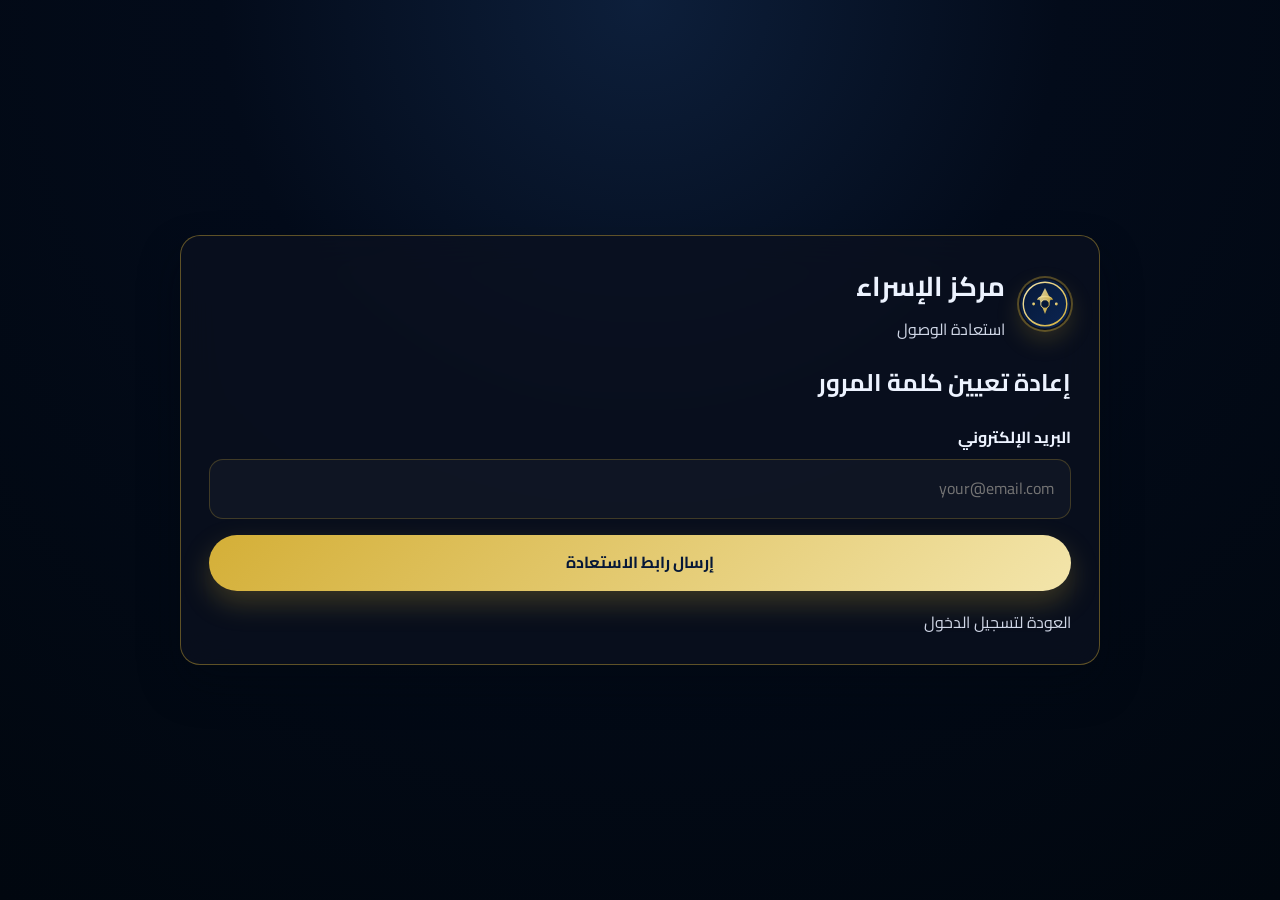
<file: forgot-password.html>
<!DOCTYPE html>
<html lang="ar" dir="rtl">
  <head>
    <meta charset="UTF-8" />
    <meta name="viewport" content="width=device-width, initial-scale=1.0" />
    <title>استعادة كلمة المرور | Al-Israa Law Center</title>
    <meta name="description" content="استعادة كلمة المرور في منصة مركز الإسراء." />
    <link rel="icon" type="image/svg+xml" href="assets/logo.svg" />
    <link rel="manifest" href="manifest.json" />
    <link rel="preconnect" href="https://fonts.googleapis.com" />
    <link rel="preconnect" href="https://fonts.gstatic.com" crossorigin />
    <link href="https://fonts.googleapis.com/css2?family=Aref+Ruqaa:wght@400;700&family=Cairo:wght@200;300;400;500;600;700;800;900&family=Cinzel:wght@400;500;600;700;800;900&family=Plus+Jakarta+Sans:wght@200;300;400;500;600;700;800&display=swap" rel="stylesheet" />
    <link rel="stylesheet" href="css/style.css" />
  </head>
  <body class="theme-dark auth-page">
    <div class="auth-shell container">
      <div class="auth-card glass-card">
        <div class="auth-brand">
          <img src="assets/logo.svg" alt="logo" class="brand-logo" />
          <div>
            <h1>مركز الإسراء</h1>
            <p>استعادة الوصول</p>
          </div>
        </div>

        <h2>إعادة تعيين كلمة المرور</h2>

        <form id="forgotForm" class="auth-form">
          <div class="field-group">
            <label for="resetEmail">البريد الإلكتروني</label>
            <input id="resetEmail" type="email" placeholder="your@email.com" required />
          </div>
          <button type="submit" class="btn btn-primary btn-block">إرسال رابط الاستعادة</button>
        </form>

        <div class="auth-footer">
          <a href="login.html">العودة لتسجيل الدخول</a>
        </div>
      </div>
    </div>

    <script src="js/script.js"></script>
  </body>
</html>
</file>
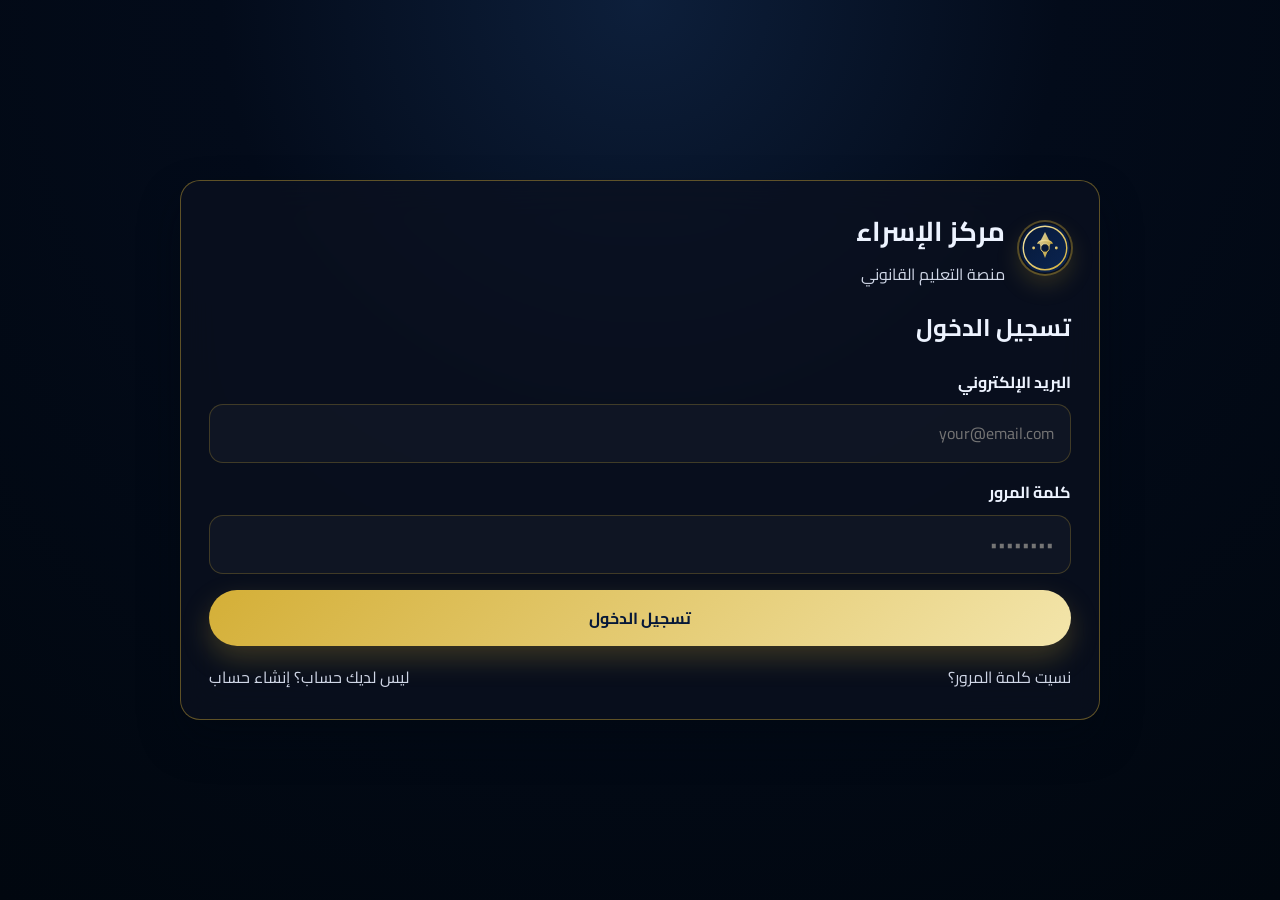
<file: login.html>
<!DOCTYPE html>
<html lang="ar" dir="rtl">
  <head>
    <meta charset="UTF-8" />
    <meta name="viewport" content="width=device-width, initial-scale=1.0" />
    <title>تسجيل الدخول | Al-Israa Law Center</title>
    <meta name="description" content="تسجيل الدخول إلى منصة مركز الإسراء التعليمية." />
    <link rel="icon" type="image/svg+xml" href="assets/logo.svg" />
    <link rel="manifest" href="manifest.json" />
    <link rel="preconnect" href="https://fonts.googleapis.com" />
    <link rel="preconnect" href="https://fonts.gstatic.com" crossorigin />
    <link href="https://fonts.googleapis.com/css2?family=Aref+Ruqaa:wght@400;700&family=Cairo:wght@200;300;400;500;600;700;800;900&family=Cinzel:wght@400;500;600;700;800;900&family=Plus+Jakarta+Sans:wght@200;300;400;500;600;700;800&display=swap" rel="stylesheet" />
    <link rel="stylesheet" href="css/style.css" />
  </head>
  <body class="theme-dark auth-page">
    <div class="auth-shell container">
      <div class="auth-card glass-card">
        <div class="auth-brand">
          <img src="assets/logo.svg" alt="logo" class="brand-logo" />
          <div>
            <h1>مركز الإسراء</h1>
            <p>منصة التعليم القانوني</p>
          </div>
        </div>

        <h2>تسجيل الدخول</h2>

        <form id="loginForm" class="auth-form">
          <div class="field-group">
            <label for="loginEmail">البريد الإلكتروني</label>
            <input id="loginEmail" type="email" placeholder="your@email.com" required />
          </div>
          <div class="field-group">
            <label for="loginPassword">كلمة المرور</label>
            <input id="loginPassword" type="password" placeholder="••••••••" required />
          </div>
          <button type="submit" class="btn btn-primary btn-block">تسجيل الدخول</button>
        </form>

        <div class="auth-footer">
          <a href="forgot-password.html">نسيت كلمة المرور؟</a>
          <span>ليس لديك حساب؟ <a href="register.html">إنشاء حساب</a></span>
        </div>
      </div>
    </div>

    <script src="js/script.js"></script>
  </body>
</html>
</file>
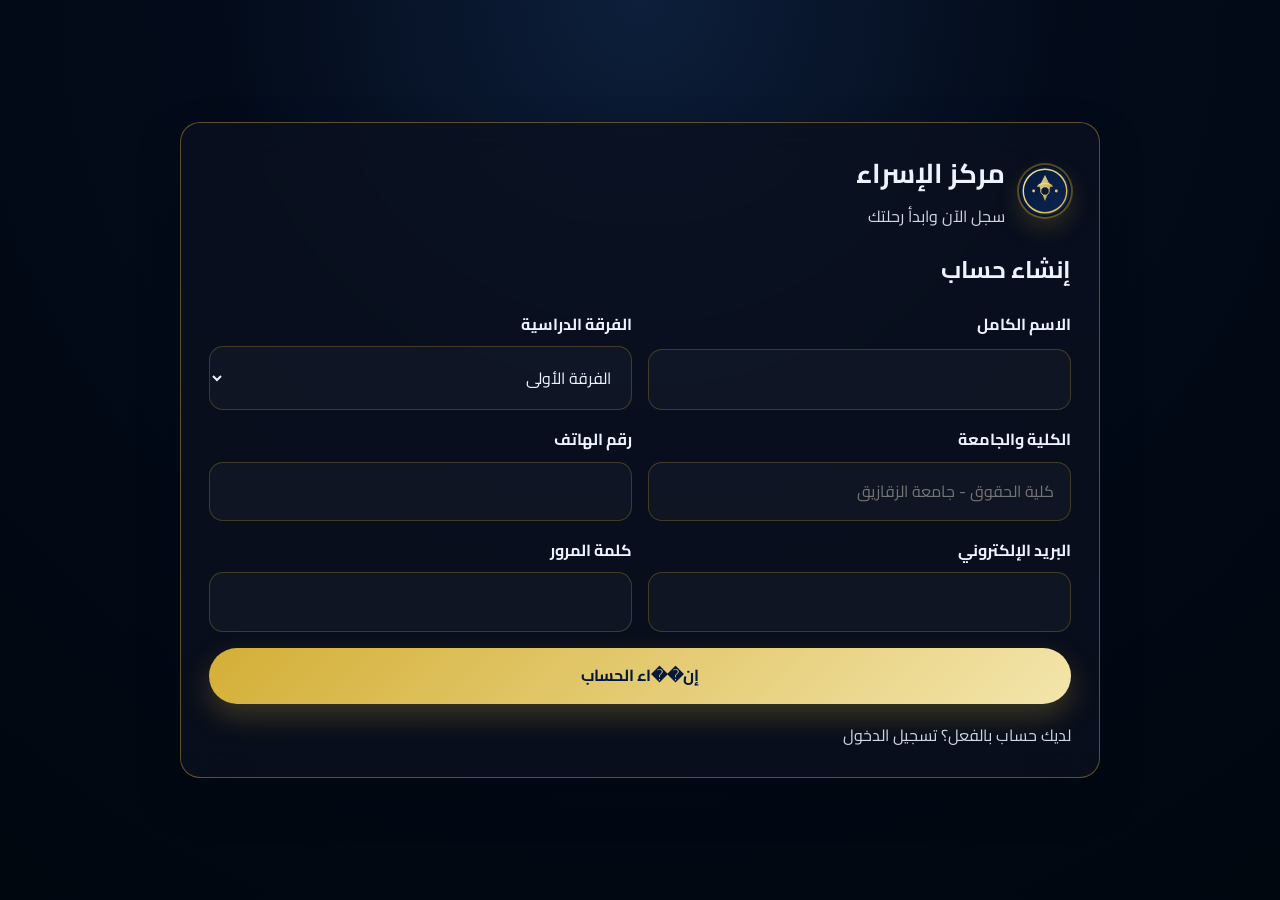
<file: register.html>
<!DOCTYPE html>
<html lang="ar" dir="rtl">
  <head>
    <meta charset="UTF-8" />
    <meta name="viewport" content="width=device-width, initial-scale=1.0" />
    <title>إنشاء حساب | Al-Israa Law Center</title>
    <meta name="description" content="إنشاء حساب طالب جديد في منصة مركز الإسراء." />
    <link rel="icon" type="image/svg+xml" href="assets/logo.svg" />
    <link rel="manifest" href="manifest.json" />
    <link rel="preconnect" href="https://fonts.googleapis.com" />
    <link rel="preconnect" href="https://fonts.gstatic.com" crossorigin />
    <link href="https://fonts.googleapis.com/css2?family=Aref+Ruqaa:wght@400;700&family=Cairo:wght@200;300;400;500;600;700;800;900&family=Cinzel:wght@400;500;600;700;800;900&family=Plus+Jakarta+Sans:wght@200;300;400;500;600;700;800&display=swap" rel="stylesheet" />
    <link rel="stylesheet" href="css/style.css" />
  </head>
  <body class="theme-dark auth-page">
    <div class="auth-shell container">
      <div class="auth-card glass-card">
        <div class="auth-brand">
          <img src="assets/logo.svg" alt="logo" class="brand-logo" />
          <div>
            <h1>مركز الإسراء</h1>
            <p>سجل الآن وابدأ رحلتك</p>
          </div>
        </div>

        <h2>إنشاء حساب</h2>

        <form id="registerForm" class="auth-form">
          <div class="field-row">
            <div class="field-group">
              <label for="fullName">الاسم الكامل</label>
              <input id="fullName" type="text" required />
            </div>
            <div class="field-group">
              <label for="academicYear">الفرقة الدراسية</label>
              <select id="academicYear">
                <option>الفرقة الأولى</option>
                <option>الفرقة الثانية</option>
                <option>الفرقة الثالثة</option>
                <option>الفرقة الرابعة</option>
              </select>
            </div>
          </div>

          <div class="field-row">
            <div class="field-group">
              <label for="faculty">الكلية والجامعة</label>
              <input id="faculty" type="text" placeholder="كلية الحقوق - جامعة الزقازيق" required />
            </div>
            <div class="field-group">
              <label for="phone">رقم الهاتف</label>
              <input id="phone" type="tel" required />
            </div>
          </div>

          <div class="field-row">
            <div class="field-group">
              <label for="email">البريد الإلكتروني</label>
              <input id="email" type="email" required />
            </div>
            <div class="field-group">
              <label for="password">كلمة المرور</label>
              <input id="password" type="password" required />
            </div>
          </div>

          <button type="submit" class="btn btn-primary btn-block">إن��اء الحساب</button>
        </form>

        <div class="auth-footer">
          <span>لديك حساب بالفعل؟ <a href="login.html">تسجيل الدخول</a></span>
        </div>
      </div>
    </div>

    <script src="js/script.js"></script>
  </body>
</html>
</file>
<file: css/style.css>
/* Global Variables */
:root {
  --primary-navy: #061838;
  --primary-navy-2: #0B2552;
  --midnight: #030B1A;
  --gold: #D4AF37;
  --gold-soft: #F3E5AB;
  --ivory: #F8F9FA;
  --text-dark: #0a1020;
  --glass: rgba(15, 22, 35, 0.58);
  --glass-border: rgba(212, 175, 55, 0.35);
  --shadow: rgba(0, 0, 0, 0.25);
  --card-bg: rgba(9, 15, 30, 0.85);
  --white: #ffffff;
  --muted: #d8dfe8;
  --success: #6ee7b7;
  --danger: #ff7a7a;
  --radius: 20px;
}

body.theme-light {
  --bg: linear-gradient(135deg, #fffefb 0%, #f9f3ea 100%);
  --bg-2: #f4efe7;
  --text: var(--text-dark);
  --muted-text: #49576a;
  --card-bg: rgba(255, 255, 255, 0.78);
  --glass: rgba(255, 255, 255, 0.8);
  --glass-border: rgba(11, 37, 82, 0.18);
  --shadow: rgba(7, 17, 39, 0.12);
}

body.theme-dark {
  --bg: radial-gradient(circle at top, #0d1f3b 0%, #030b1a 38%, #01070f 100%);
  --bg-2: #071326;
  --text: #edf3ff;
  --muted-text: #d0d7e7;
  --card-bg: rgba(10, 16, 28, 0.85);
  --glass: rgba(11, 17, 31, 0.75);
  --glass-border: rgba(212, 175, 55, 0.42);
  --shadow: rgba(2, 8, 18, 0.35);
}

* {
  box-sizing: border-box;
}

html {
  scroll-behavior: smooth;
}

body {
  margin: 0;
  min-height: 100vh;
  background: var(--bg);
  color: var(--text);
  font-family: 'Cairo', sans-serif;
  line-height: 1.7;
  transition: all 0.35s ease;
}

img {
  max-width: 100%;
  display: block;
}

a {
  color: inherit;
  text-decoration: none;
}

button,
input,
select,
textarea {
  font: inherit;
}

button {
  border: 0;
  cursor: pointer;
}

.container {
  width: min(1180px, calc(100% - 32px));
  margin: 0 auto;
}

.page-main {
  padding-top: 32px;
}

.section-space {
  padding: 48px 0 64px;
}

.section-space-sm {
  padding-top: 28px;
}

.site-header {
  position: sticky;
  top: 0;
  z-index: 99;
  backdrop-filter: blur(14px);
  background: rgba(8, 14, 26, 0.5);
  border-bottom: 1px solid rgba(212, 175, 55, 0.18);
}

.navbar {
  display: flex;
  align-items: center;
  justify-content: space-between;
  gap: 18px;
  min-height: 84px;
}

.brand {
  display: inline-flex;
  align-items: center;
  gap: 12px;
}

.brand-logo {
  width: 52px;
  height: 52px;
  border-radius: 50%;
  box-shadow: 0 0 0 2px rgba(212, 175, 55, 0.35), 0 10px 25px rgba(212, 175, 55, 0.2);
}

.brand-text {
  display: flex;
  flex-direction: column;
  line-height: 1.1;
}

.brand-name {
  font-weight: 800;
  color: var(--gold-soft);
  letter-spacing: 0.04em;
  font-family: 'Cinzel', serif;
}

.brand-text small {
  color: var(--muted-text);
  font-size: 0.72rem;
}

.nav-links {
  display: flex;
  align-items: center;
  gap: 22px;
  flex-wrap: wrap;
}

.nav-links a {
  font-weight: 600;
  color: var(--muted-text);
  transition: color 0.25s ease;
}

.nav-links a:hover {
  color: var(--gold-soft);
}

.nav-actions {
  display: flex;
  align-items: center;
  gap: 12px;
}

.lang-toggle,
.theme-toggle,
.bell-btn {
  width: 44px;
  height: 44px;
  border-radius: 50%;
  color: var(--text);
  background: rgba(255, 255, 255, 0.04);
  border: 1px solid rgba(212, 175, 55, 0.25);
}

.btn {
  border-radius: 999px;
  padding: 0.9rem 1.5rem;
  display: inline-flex;
  align-items: center;
  justify-content: center;
  font-weight: 700;
  transition: transform 0.2s ease, box-shadow 0.2s ease;
}

.btn:hover {
  transform: translateY(-2px);
}

.btn-primary {
  background: linear-gradient(135deg, var(--gold) 0%, var(--gold-soft) 100%);
  color: var(--primary-navy);
  box-shadow: 0 12px 28px rgba(212, 175, 55, 0.25);
}

.btn-secondary {
  background: rgba(255, 255, 255, 0.03);
  color: var(--text);
  border: 1px solid rgba(212, 175, 55, 0.2);
}

.btn-block {
  width: 100%;
}

.hero-section {
  padding-top: 64px;
}

.hero-grid {
  display: grid;
  grid-template-columns: 1.1fr 0.9fr;
  gap: 52px;
  align-items: center;
}

.hero-copy h1 {
  font-size: clamp(2.7rem, 4.5vw, 5rem);
  line-height: 1.06;
  margin: 18px 0 18px;
  font-family: 'Aref Ruqaa', serif;
}

.hero-copy p {
  font-size: 1.08rem;
  color: var(--muted-text);
  max-width: 640px;
}

.floating-badge {
  display: inline-flex;
  align-items: center;
  gap: 12px;
  padding: 0.8rem 1.25rem;
  border: 1px solid rgba(212, 175, 55, 0.35);
  border-radius: 999px;
  background: rgba(255, 255, 255, 0.02);
  box-shadow: 0 12px 22px rgba(7, 17, 39, 0.25);
}

.floating-badge img {
  width: 28px;
  height: 28px;
  border-radius: 50%;
}

.cta-row {
  display: flex;
  flex-wrap: wrap;
  gap: 16px;
  margin: 32px 0;
}

.hero-stats {
  display: flex;
  flex-wrap: wrap;
  gap: 24px;
  margin-top: 18px;
}

.hero-stats div {
  min-width: 120px;
  display: flex;
  flex-direction: column;
  gap: 6px;
}

.hero-stats strong {
  font-size: 2rem;
  color: var(--gold-soft);
  font-family: 'Cinzel', serif;
}

.hero-stats span {
  color: var(--muted-text);
}

.hero-visual {
  position: relative;
}

.scene-wrap {
  position: relative;
  min-height: 560px;
  display: grid;
  place-items: center;
}

.glow-ring {
  position: absolute;
  width: 430px;
  height: 430px;
  border-radius: 50%;
  background: radial-gradient(circle, rgba(212, 175, 55, 0.28), rgba(212, 175, 55, 0.08), transparent 68%);
  filter: blur(14px);
}

.justice-scale {
  position: relative;
  width: 300px;
  height: 320px;
  transform: rotate(-5deg);
  animation: floatScale 6s ease-in-out infinite;
}

.beam {
  position: absolute;
  width: 8px;
  height: 250px;
  top: 20px;
  left: 50%;
  transform: translateX(-50%);
  background: linear-gradient(180deg, rgba(212, 175, 55, 0.8), rgba(243, 229, 171, 0.5));
  border-radius: 999px;
  box-shadow: 0 0 20px rgba(212, 175, 55, 0.55);
}

.center-pivot {
  position: absolute;
  top: 120px;
  left: 50%;
  width: 70px;
  height: 70px;
  transform: translateX(-50%);
  border-radius: 50%;
  background: linear-gradient(135deg, #d4af37, #f3e5ab);
  box-shadow: 0 0 28px rgba(212, 175, 55, 0.45);
}

.left-pan,
.right-pan {
  position: absolute;
  top: 160px;
  width: 120px;
  height: 85px;
  border-radius: 18px 18px 24px 24px;
  background: linear-gradient(135deg, rgba(11, 37, 82, 0.95), rgba(6, 24, 56, 0.9));
  border: 1px solid rgba(212, 175, 55, 0.3);
  box-shadow: 0 14px 25px rgba(13, 23, 40, 0.5);
}

.left-pan { left: 18px; }
.right-pan { right: 18px; }

.chain {
  position: absolute;
  top: 60px;
  width: 4px;
  height: 120px;
  background: rgba(243, 229, 171, 0.6);
}

.chain.left { left: 120px; }
.chain.right { right: 120px; }

.floating-card {
  position: absolute;
  display: grid;
  gap: 6px;
  padding: 14px 18px;
  border-radius: 18px;
  background: rgba(11, 17, 31, 0.65);
  border: 1px solid rgba(212, 175, 55, 0.25);
  backdrop-filter: blur(10px);
  box-shadow: 0 16px 30px rgba(3, 11, 26, 0.3);
}

.floating-card span {
  font-size: 0.75rem;
  color: var(--gold-soft);
}

.floating-card strong {
  font-size: 1.2rem;
}

.card-1 { bottom: 80px; left: 20px; }
.card-2 { top: 90px; right: 10px; }

.trusted-strip {
  margin-top: 18px;
  padding: 22px 0 0;
}

.mini-label {
  text-align: center;
  color: var(--gold-soft);
  margin-bottom: 10px;
  font-weight: 700;
}

.brands {
  display: grid;
  grid-template-columns: repeat(4, minmax(120px, 1fr));
  gap: 18px;
  text-align: center;
  padding: 18px 0;
  color: var(--muted-text);
  border-top: 1px solid rgba(212, 175, 55, 0.2);
}

.section-heading {
  margin-bottom: 28px;
}

.eyebrow {
  display: inline-block;
  font-size: 0.8rem;
  letter-spacing: 0.16em;
  color: var(--gold-soft);
  text-transform: uppercase;
  margin-bottom: 10px;
}

.section-heading h2,
.section-heading h1 {
  font-size: clamp(2rem, 3vw, 3rem);
  margin: 0;
  font-family: 'Aref Ruqaa', serif;
}

.bio-grid {
  display: grid;
  grid-template-columns: 1fr 1.15fr;
  gap: 28px;
}

.gradient-panel,
.glass-card {
  background: var(--glass);
  border: 1px solid var(--glass-border);
  border-radius: var(--radius);
  box-shadow: 0 20px 40px var(--shadow);
  backdrop-filter: blur(18px);
}

.gradient-panel {
  padding: 24px;
  display: grid;
  grid-template-columns: 180px 1fr;
  gap: 20px;
  align-items: center;
  background: linear-gradient(135deg, rgba(10, 21, 37, 0.92), rgba(19, 44, 82, 0.68));
}

.teacher-avatar {
  width: 160px;
  height: 160px;
  border-radius: 50%;
  display: grid;
  place-items: center;
  background: linear-gradient(135deg, rgba(212, 175, 55, 0.2), rgba(243, 229, 171, 0.08));
  border: 1px solid rgba(212, 175, 55, 0.35);
  font-size: 4rem;
  color: var(--gold-soft);
  font-family: 'Cinzel', serif;
}

.teacher-info h3 {
  margin: 6px 0;
  font-size: 1.7rem;
}

.teacher-info .role {
  color: var(--gold-soft);
  margin: 0;
  font-weight: 700;
}

.feature-grid {
  display: grid;
  grid-template-columns: repeat(3, minmax(180px, 1fr));
  gap: 18px;
}

.info-card {
  padding: 22px 18px;
}

.info-card h4 {
  margin: 0 0 10px;
  font-size: 1.25rem;
}

.info-card p {
  margin: 0;
  color: var(--muted-text);
}

.inline-header {
  display: flex;
  align-items: center;
  justify-content: space-between;
  gap: 18px;
}

.link-pill {
  display: inline-flex;
  align-items: center;
  justify-content: center;
  padding: 0.7rem 1.15rem;
  border-radius: 999px;
  border: 1px solid rgba(212, 175, 55, 0.25);
  color: var(--gold-soft);
  background: rgba(255, 255, 255, 0.02);
}

.course-grid {
  display: grid;
  grid-template-columns: repeat(3, minmax(240px, 1fr));
  gap: 22px;
}

.large-grid {
  grid-template-columns: repeat(3, minmax(260px, 1fr));
}

.course-card {
  position: relative;
  padding: 22px 20px;
  background: rgba(10, 18, 29, 0.72);
  border: 1px solid rgba(212, 175, 55, 0.2);
  border-radius: 22px;
  overflow: hidden;
  transition: transform 0.2s ease, box-shadow 0.2s ease;
}

.course-card::before {
  content: '';
  position: absolute;
  inset: 0 auto auto 0;
  width: 100%;
  height: 4px;
  background: linear-gradient(90deg, var(--gold), var(--gold-soft));
}

.course-card:hover {
  box-shadow: 0 24px 40px rgba(6, 24, 56, 0.3);
}

.card-top,
.detail-header {
  display: flex;
  justify-content: space-between;
  gap: 12px;
  align-items: center;
}

.course-tag {
  display: inline-flex;
  padding: 0.5rem 0.8rem;
  border-radius: 999px;
  font-size: 0.72rem;
  background: rgba(212, 175, 55, 0.1);
  color: var(--gold-soft);
  border: 1px solid rgba(212, 175, 55, 0.25);
}

.course-price {
  font-weight: 800;
  color: var(--gold-soft);
}

.course-card h3 {
  margin: 18px 0 10px;
  font-size: 1.7rem;
}

.course-card p,
.course-card .meta-row {
  color: var(--muted-text);
}

.meta-row {
  display: flex;
  justify-content: space-between;
  gap: 14px;
  margin-top: 18px;
  padding-top: 12px;
  border-top: 1px solid rgba(212, 175, 55, 0.15);
}

.curriculum-grid {
  display: grid;
  grid-template-columns: repeat(4, minmax(220px, 1fr));
  gap: 18px;
}

.curriculum-block {
  padding: 22px 20px;
}

.curriculum-block h3 {
  margin-top: 0;
}

.curriculum-block ul {
  padding-right: 18px;
  color: var(--muted-text);
  margin: 0;
}

.site-footer {
  padding: 38px 0 52px;
  border-top: 1px solid rgba(212, 175, 55, 0.18);
  background: rgba(4, 9, 18, 0.25);
}

.footer-grid {
  display: grid;
  grid-template-columns: 1fr 1.2fr 0.8fr;
  gap: 18px;
}

.site-footer h4 {
  margin-top: 0;
}

.site-footer ul {
  list-style: none;
  padding: 0;
  margin: 0;
  display: grid;
  gap: 8px;
}

.page-main h1 {
  margin: 0;
}

.year-tabs,
.community-tabs {
  display: flex;
  flex-wrap: wrap;
  gap: 12px;
  margin-bottom: 24px;
}

.year-tab,
.community-tab {
  padding: 0.85rem 1.2rem;
  background: rgba(255, 255, 255, 0.04);
  border: 1px solid rgba(212, 175, 55, 0.2);
  border-radius: 999px;
  color: var(--text);
}

.year-tab.active,
.community-tab.active {
  background: linear-gradient(135deg, var(--gold), var(--gold-soft));
  color: var(--primary-navy);
  border-color: transparent;
}

.year-panel,
.community-panel {
  display: none;
}

.year-panel.active,
.community-panel.active {
  display: block;
}

.course-detail-shell {
  display: grid;
  grid-template-columns: 1.3fr 0.7fr;
  gap: 28px;
  align-items: start;
}

.details-panel,
.syllabus-panel,
.panel-block,
.chat-box {
  padding: 22px;
}

.video-box {
  margin: 24px 0;
}

.video-frame {
  position: relative;
  min-height: 260px;
  border-radius: 24px;
  background: linear-gradient(135deg, rgba(9, 19, 36, 0.8), rgba(15, 37, 66, 0.7));
  border: 1px solid rgba(212, 175, 55, 0.2);
  display: grid;
  place-items: center;
  overflow: hidden;
}

.play-badge {
  width: 72px;
  height: 72px;
  border-radius: 50%;
  display: grid;
  place-items: center;
  background: rgba(212, 175, 55, 0.2);
  border: 1px solid rgba(212, 175, 55, 0.4);
  font-size: 2rem;
  color: var(--gold-soft);
}

.video-overlay {
  position: absolute;
  inset: auto 18px 18px 18px;
  text-align: center;
  color: var(--gold-soft);
  font-weight: 700;
}

.detail-meta {
  display: flex;
  flex-wrap: wrap;
  gap: 18px;
  color: var(--muted-text);
}

.detail-actions {
  display: flex;
  flex-wrap: wrap;
  gap: 16px;
  margin-top: 24px;
}

.syllabus-list {
  list-style: none;
  padding: 0;
  margin: 18px 0 0;
  display: grid;
  gap: 12px;
  color: var(--muted-text);
}

.syllabus-list li::before {
  content: '•';
  color: var(--gold-soft);
  margin-left: 10px;
}

.auth-page {
  display: grid;
  place-items: center;
  min-height: 100vh;
}

.auth-shell {
  width: min(920px, calc(100% - 32px));
}

.auth-card {
  padding: 28px;
}

.auth-brand {
  display: flex;
  align-items: center;
  gap: 14px;
  margin-bottom: 18px;
}

.auth-brand h1 {
  margin: 0;
  font-size: 1.7rem;
}

.auth-brand p {
  margin: 6px 0 0;
  color: var(--muted-text);
}

.auth-form {
  display: grid;
  gap: 16px;
  margin-top: 18px;
}

.field-row {
  display: grid;
  grid-template-columns: repeat(2, minmax(220px, 1fr));
  gap: 16px;
}

.field-group {
  display: grid;
  gap: 8px;
}

.field-group label {
  font-weight: 700;
}

input,
select,
textarea {
  width: 100%;
  border-radius: 14px;
  border: 1px solid rgba(212, 175, 55, 0.25);
  background: rgba(255, 255, 255, 0.03);
  color: var(--text);
  padding: 0.95rem 1rem;
}

textarea {
  min-height: 110px;
  resize: vertical;
}

.auth-footer {
  margin-top: 18px;
  display: flex;
  flex-wrap: wrap;
  justify-content: space-between;
  gap: 10px;
  color: var(--muted-text);
}

.dashboard-grid {
  display: grid;
  grid-template-columns: 300px 1fr;
  gap: 20px;
}

.dashboard-side {
  padding: 22px;
}

.student-profile {
  display: flex;
  align-items: center;
  gap: 14px;
  margin: 18px 0;
}

.avatar-circle {
  width: 58px;
  height: 58px;
  border-radius: 50%;
  display: grid;
  place-items: center;
  background: linear-gradient(135deg, var(--gold), var(--gold-soft));
  color: var(--primary-navy);
  font-weight: 900;
}

.side-menu {
  list-style: none;
  padding: 0;
  margin: 20px 0 0;
  display: grid;
  gap: 12px;
}

.side-menu li {
  padding: 0.85rem 1rem;
  border-radius: 14px;
  background: rgba(255, 255, 255, 0.04);
  color: var(--muted-text);
}

.side-menu li.active {
  color: var(--primary-navy);
  background: linear-gradient(135deg, var(--gold), var(--gold-soft));
  font-weight: 800;
}

.dashboard-main {
  display: grid;
  gap: 20px;
}

.dash-cards {
  display: grid;
  grid-template-columns: repeat(3, minmax(180px, 1fr));
  gap: 16px;
}

.mini-stat {
  padding: 18px 20px;
  display: grid;
  gap: 8px;
}

.mini-stat span {
  color: var(--muted-text);
}

.mini-stat strong {
  font-size: 1.8rem;
  color: var(--gold-soft);
}

.content-panel {
  padding: 20px;
}

.student-course-list,
.request-list,
.directory-table {
  display: grid;
  gap: 12px;
  margin-top: 10px;
}

.course-item,
.request-item,
.directory-row,
.directory-header {
  display: grid;
  grid-template-columns: 1.4fr auto;
  align-items: center;
  gap: 12px;
  padding: 0.9rem 1rem;
  border-radius: 14px;
  background: rgba(255, 255, 255, 0.03);
  border: 1px solid rgba(212, 175, 55, 0.12);
}

.course-item small {
  display: block;
  color: var(--muted-text);
}

.video-player-shell {
  margin-top: 14px;
}

.watermarked-video {
  position: relative;
  min-height: 280px;
  border-radius: 24px;
  border: 1px solid rgba(212, 175, 55, 0.2);
  display: grid;
  place-items: center;
  overflow: hidden;
  background: linear-gradient(135deg, rgba(12, 21, 37, 0.9), rgba(25, 44, 74, 0.8));
}

.video-watermark {
  position: absolute;
  inset: 18px auto auto 18px;
  padding: 0.5rem 0.8rem;
  border-radius: 999px;
  background: rgba(212, 175, 55, 0.12);
  border: 1px solid rgba(212, 175, 55, 0.22);
  color: rgba(243, 229, 171, 0.9);
  transform: rotate(-12deg);
  font-weight: 700;
}

.video-player-controls {
  display: flex;
  gap: 14px;
}

.video-player-controls button {
  width: 48px;
  height: 48px;
  border-radius: 50%;
  background: rgba(255, 255, 255, 0.05);
  border: 1px solid rgba(212, 175, 55, 0.2);
  color: var(--text);
}

.community-box {
  padding: 20px;
}

.chat-box {
  display: grid;
  gap: 18px;
}

.chat-messages {
  display: grid;
  gap: 12px;
  max-height: 420px;
  overflow: auto;
}

.chat-message {
  padding: 12px 14px;
  border-radius: 14px;
  background: rgba(255, 255, 255, 0.04);
  border: 1px solid rgba(212, 175, 55, 0.12);
  color: var(--text);
}

.chat-input-row {
  display: flex;
  gap: 12px;
}

.call-banner {
  display: flex;
  flex-wrap: wrap;
  gap: 12px;
  margin-top: 8px;
}

.video-call-frame {
  margin-top: 16px;
  border-radius: 18px;
  overflow: hidden;
  border: 1px solid rgba(212, 175, 55, 0.2);
  min-height: 280px;
}

.video-call-frame iframe {
  width: 100%;
  min-height: 320px;
  border: 0;
  background: #000;
}

.admin-grid {
  display: grid;
  grid-template-columns: repeat(2, minmax(260px, 1fr));
  gap: 20px;
}

.admin-form {
  display: grid;
  gap: 12px;
}

.request-item {
  grid-template-columns: 1fr auto;
}

.request-actions {
  display: flex;
  gap: 8px;
}

.approve-btn,
.reject-btn {
  padding: 0.6rem 0.9rem;
  border-radius: 10px;
  color: var(--white);
}

.approve-btn {
  background: rgba(110, 231, 183, 0.2);
  border: 1px solid rgba(110, 231, 183, 0.45);
}

.reject-btn {
  background: rgba(255, 122, 122, 0.2);
  border: 1px solid rgba(255, 122, 122, 0.45);
}

.directory-header,
.directory-row {
  grid-template-columns: repeat(5, minmax(90px, 1fr));
}

.directory-header {
  font-weight: 700;
  color: var(--gold-soft);
}

.admin-bell-wrap {
  position: relative;
}

.notif-count {
  position: absolute;
  top: -6px;
  right: -4px;
  display: inline-grid;
  place-items: center;
  width: 22px;
  height: 22px;
  border-radius: 50%;
  background: linear-gradient(135deg, var(--gold), var(--gold-soft));
  color: var(--primary-navy);
  font-size: 0.76rem;
  font-weight: 800;
}

@keyframes floatScale {
  0%, 100% { transform: rotate(-5deg) translateY(0px); }
  50% { transform: rotate(-2deg) translateY(-12px); }
}

@media (max-width: 980px) {
  .hero-grid,
  .bio-grid,
  .course-detail-shell,
  .dashboard-grid,
  .admin-grid,
  .footer-grid {
    grid-template-columns: 1fr;
  }

  .feature-grid,
  .curriculum-grid,
  .course-grid,
  .dash-cards {
    grid-template-columns: repeat(2, minmax(220px, 1fr));
  }
}

@media (max-width: 760px) {
  .navbar {
    flex-wrap: wrap;
    justify-content: center;
    padding: 16px 0;
  }

  .nav-links,
  .nav-actions {
    justify-content: center;
  }

  .course-grid,
  .feature-grid,
  .curriculum-grid,
  .dash-cards,
  .field-row,
  .directory-header,
  .directory-row {
    grid-template-columns: 1fr;
  }

  .hero-copy h1 {
    font-size: 2.6rem;
  }

  .brands {
    grid-template-columns: 1fr 1fr;
  }

  .gradient-panel {
    grid-template-columns: 1fr;
  }

  .chat-input-row,
  .call-banner,
  .detail-actions {
    flex-direction: column;
  }

  .btn {
    width: 100%;
  }
}
</file>
